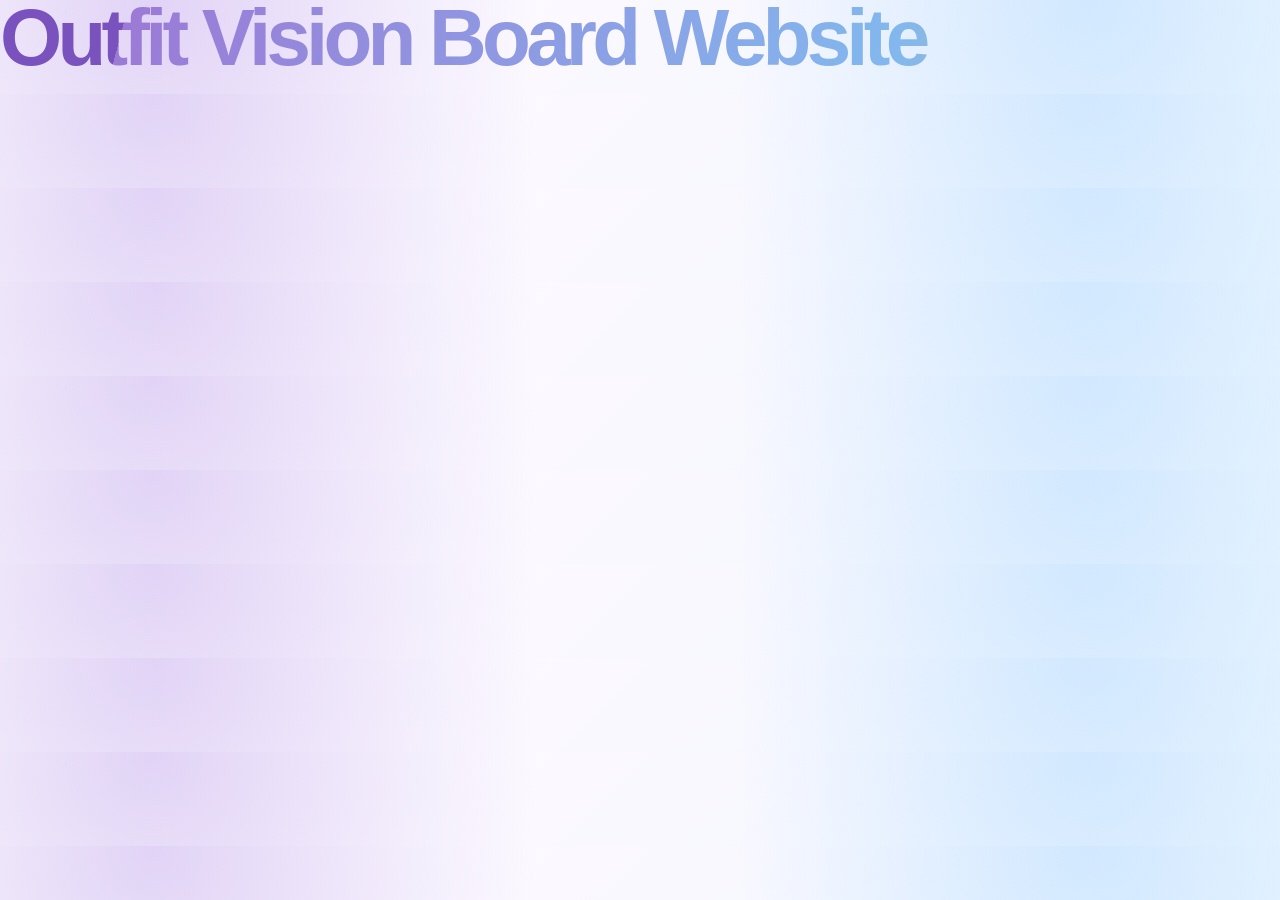
<file: index.html>
<!doctype html>
<html lang="en">
  <head>
    <meta charset="UTF-8" />
    <meta name="viewport" content="width=device-width, initial-scale=1.0" />
    <title>Outfit Vision Board Website</title>
    <link rel="stylesheet" href="./style.css" />
  </head>
  <body>
    <h1>Outfit Vision Board Website</h1>
  </body>
</html>
</file>
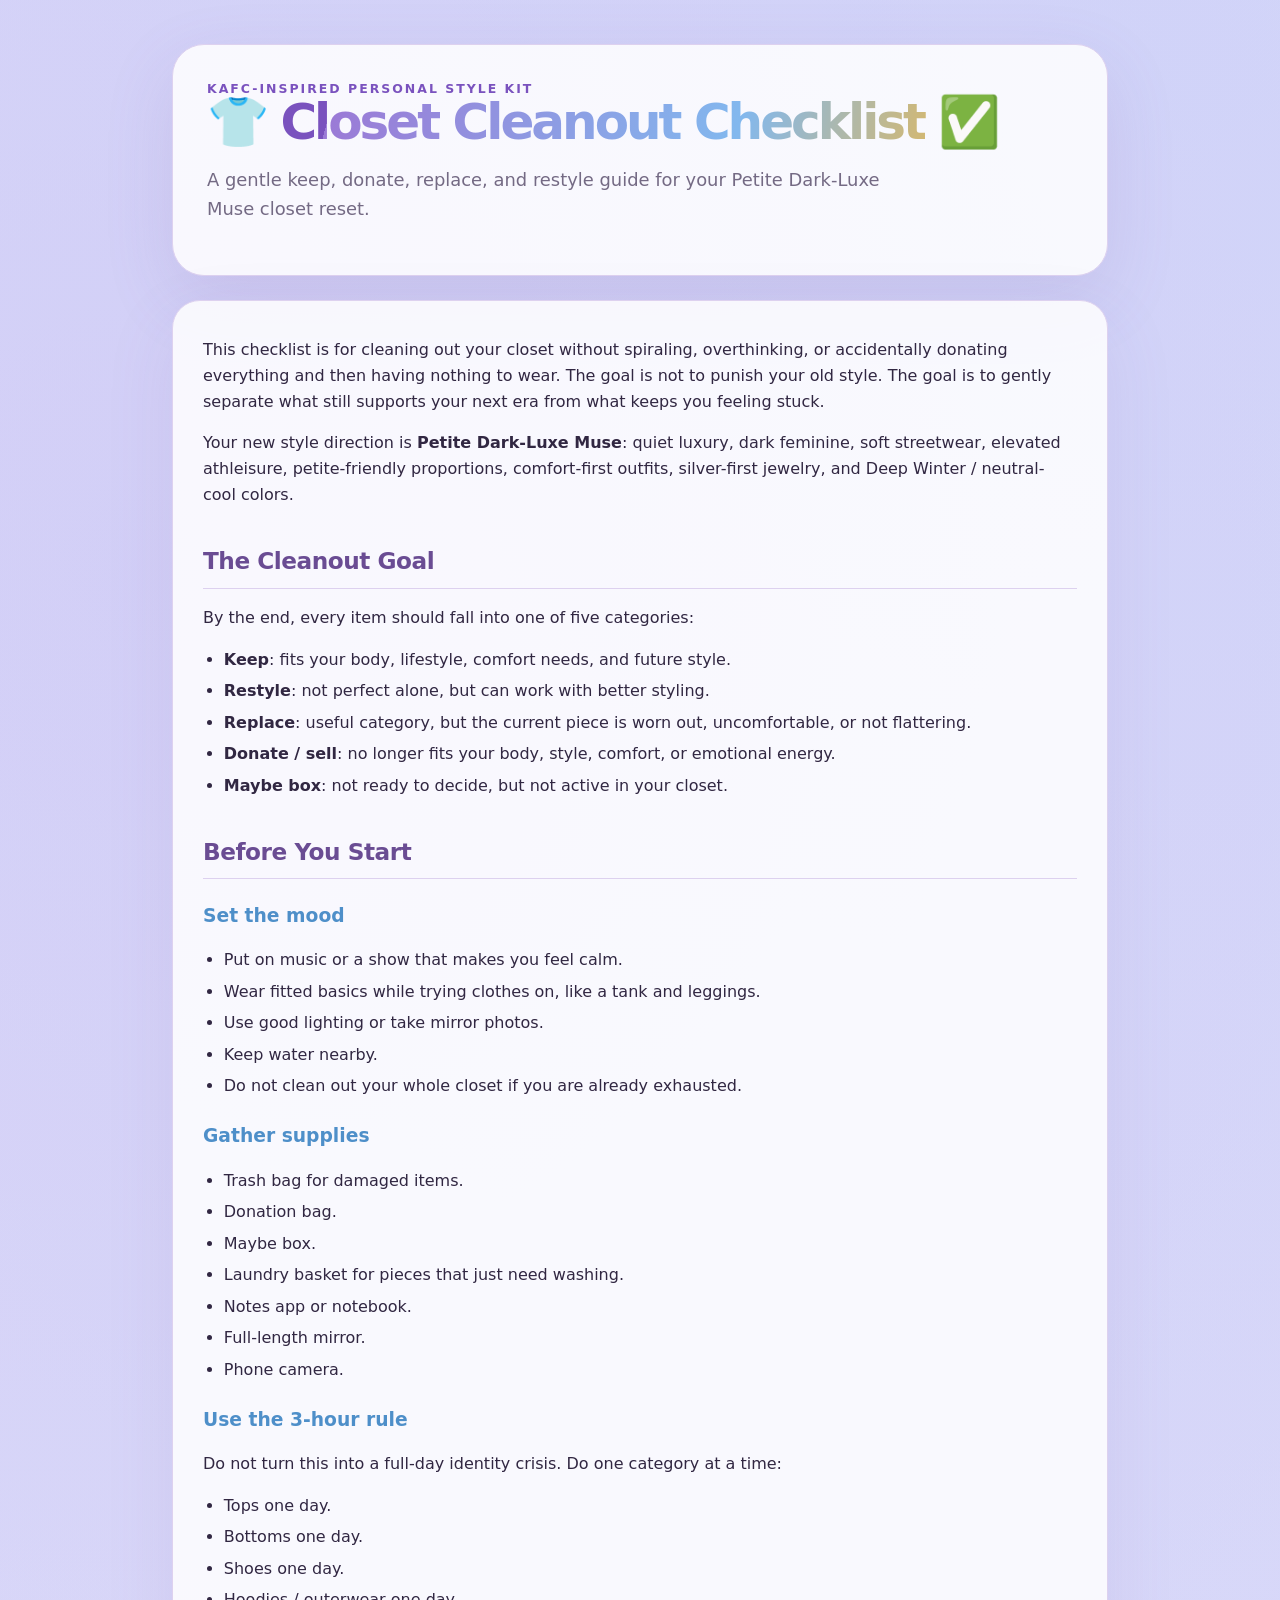
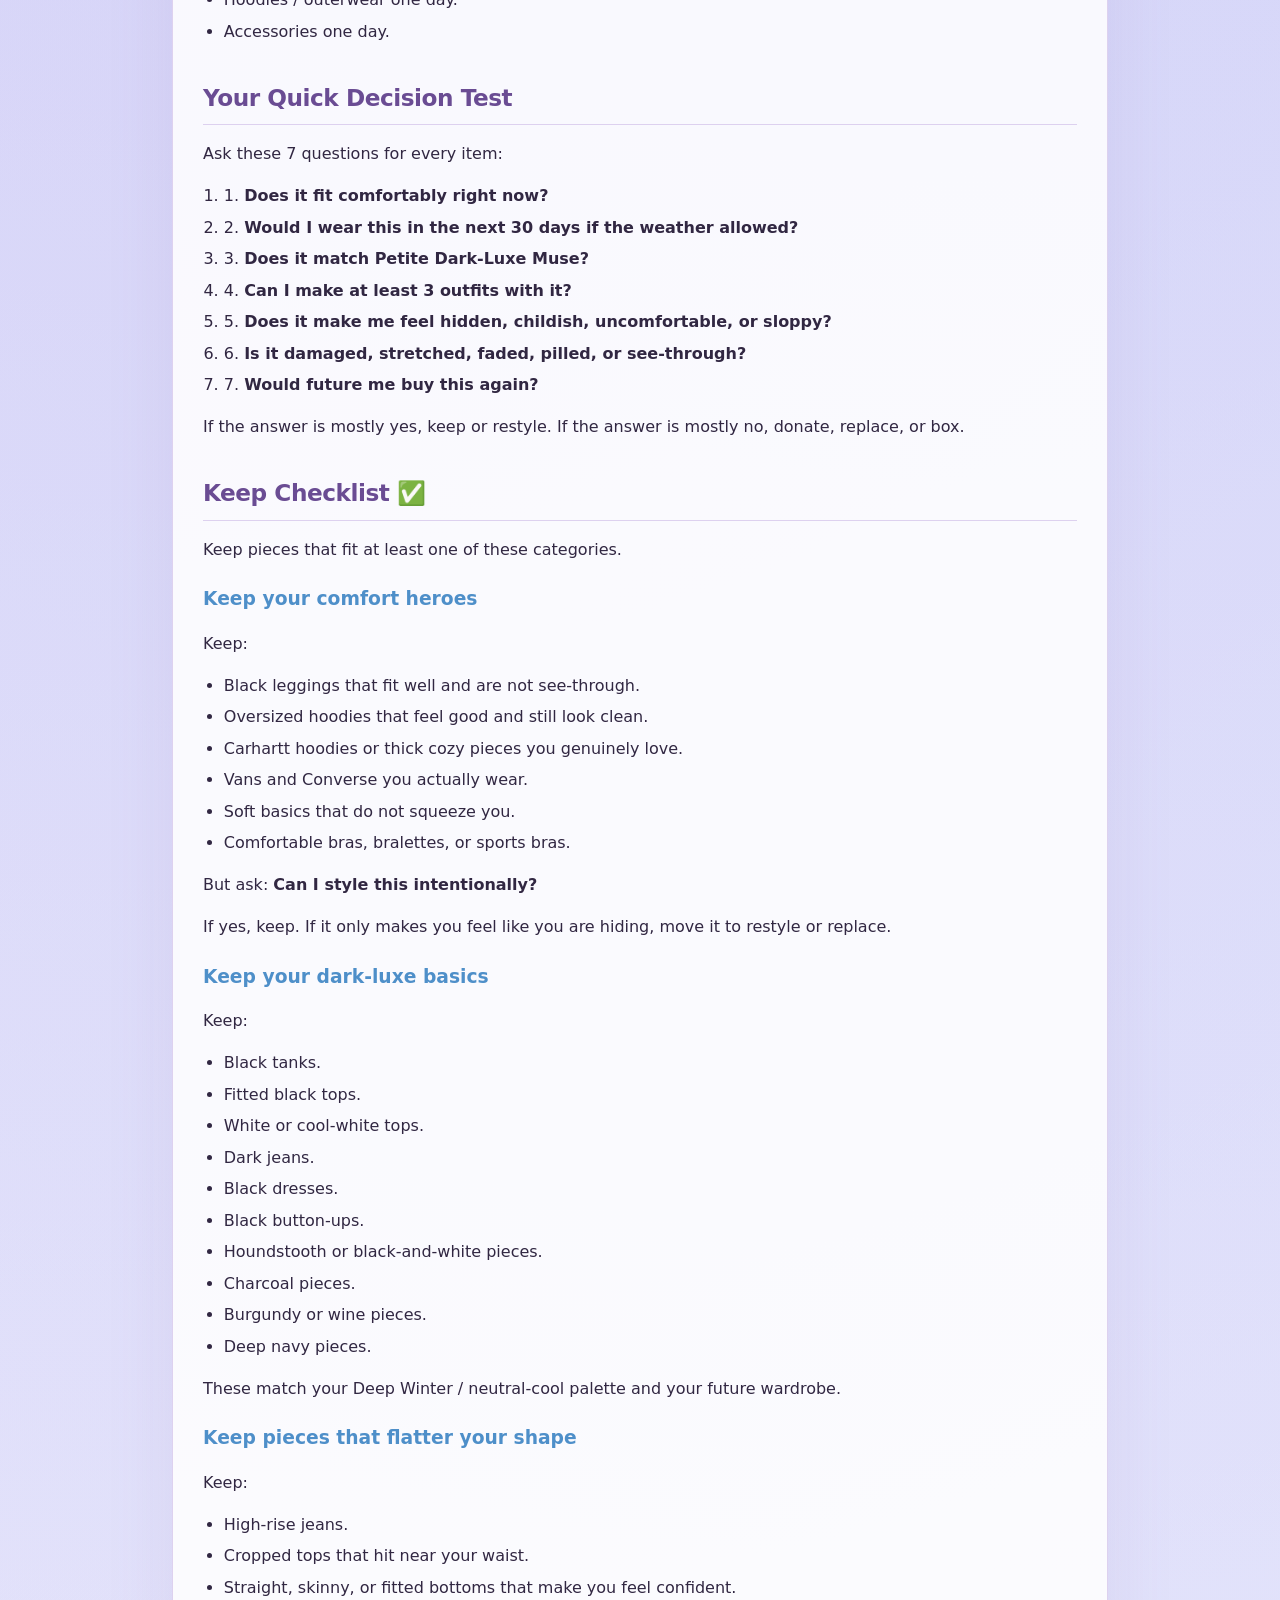
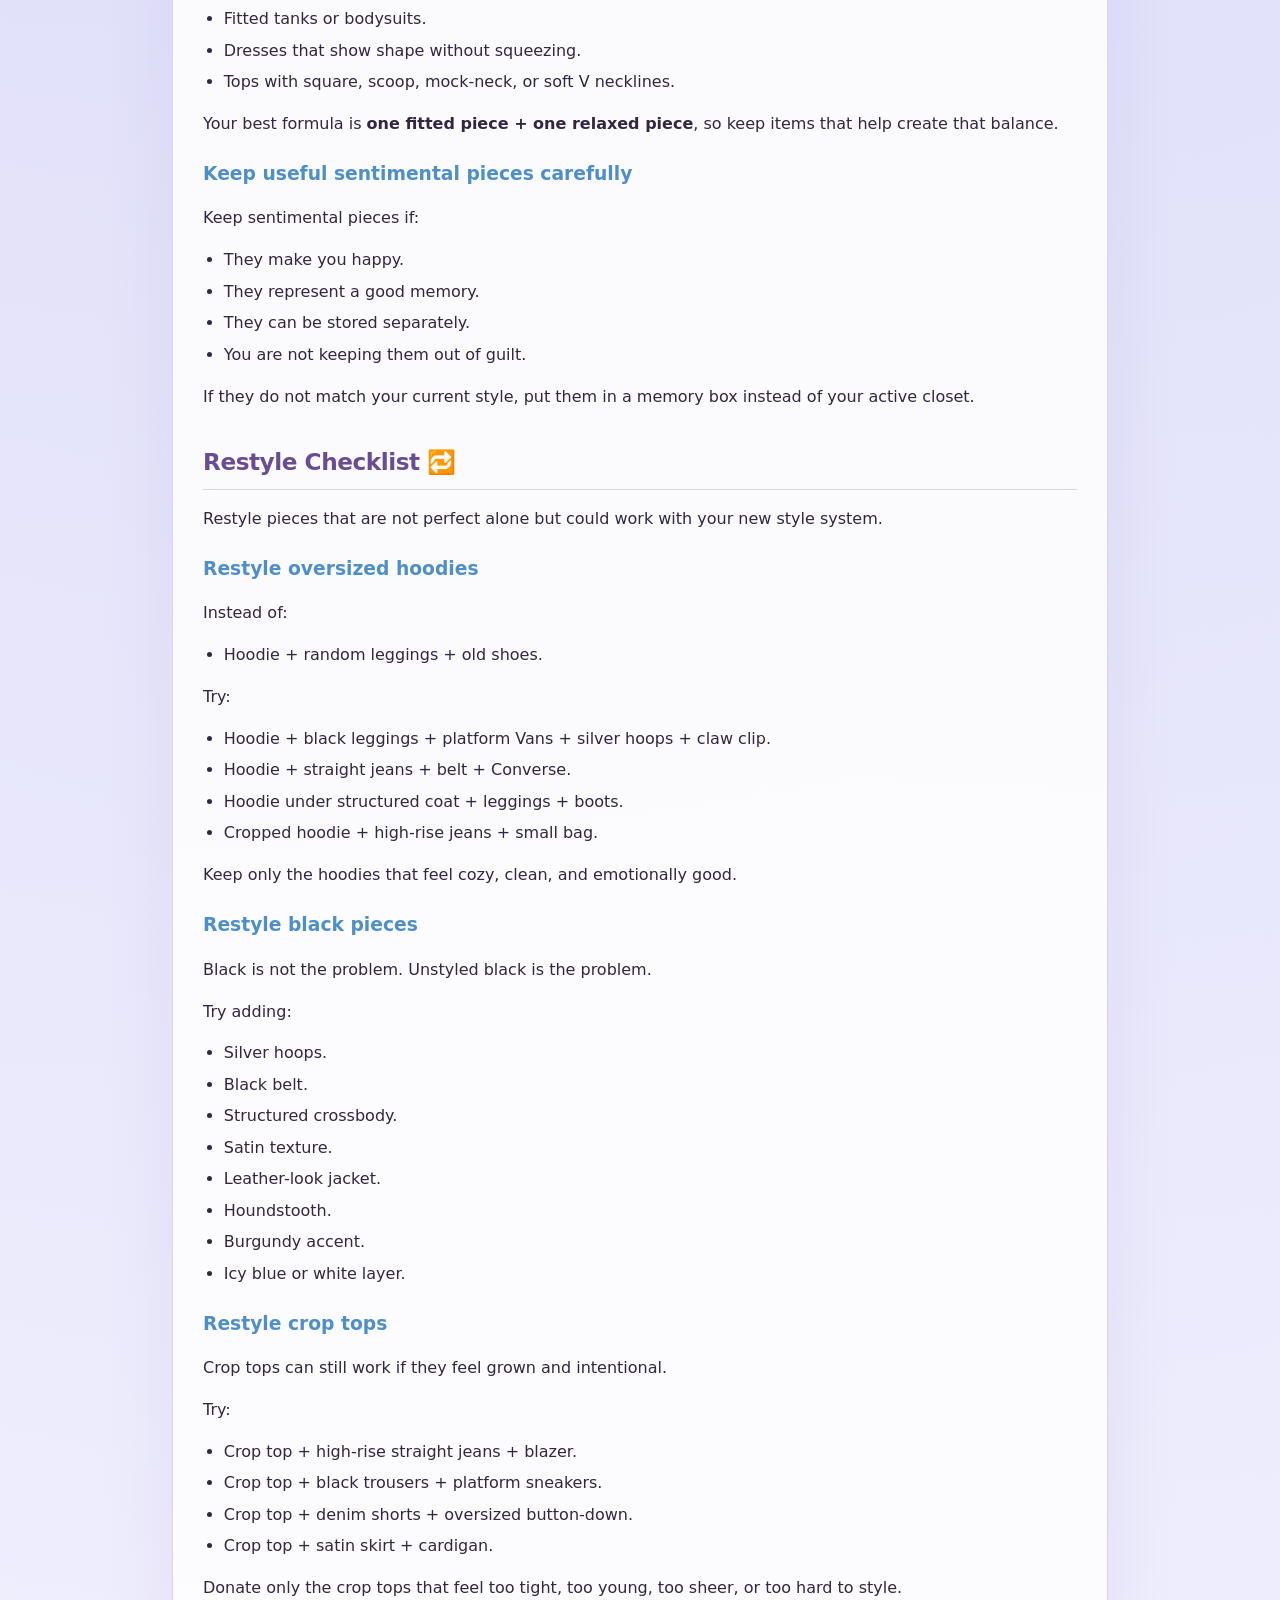
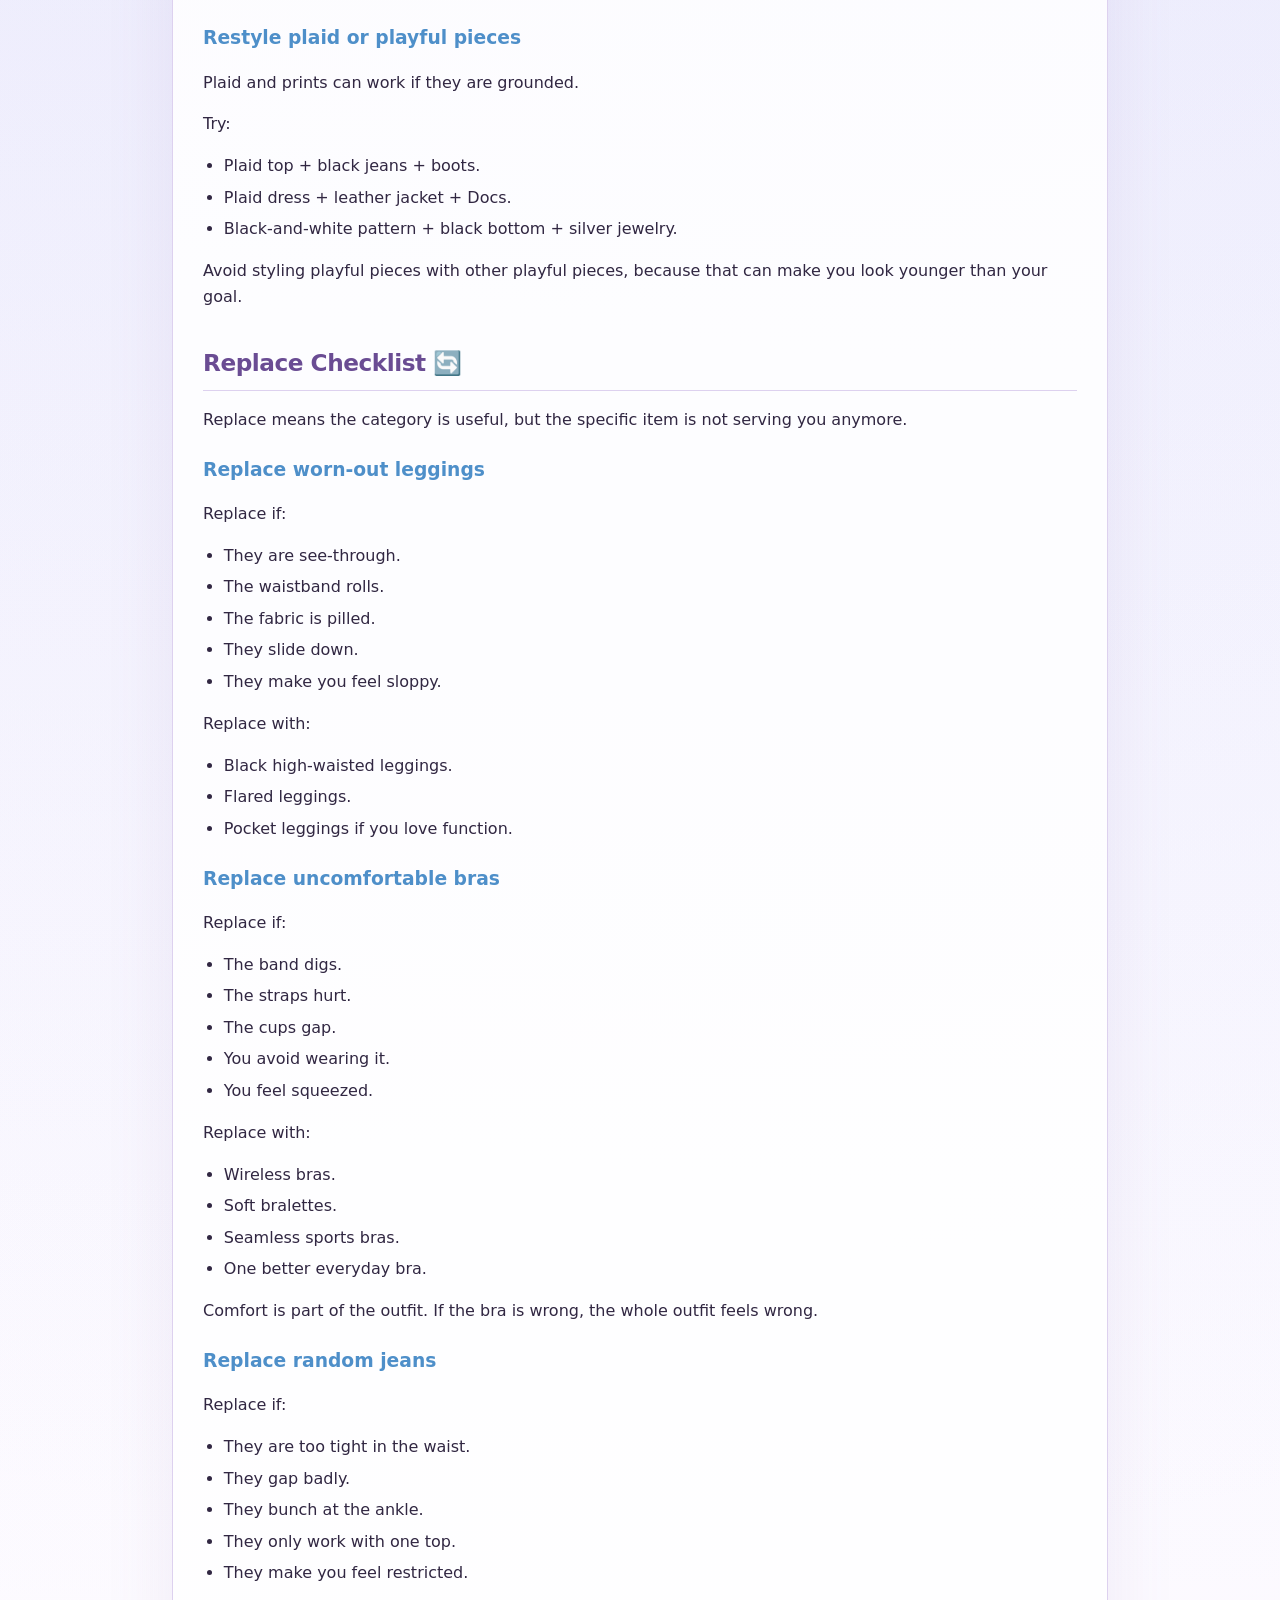
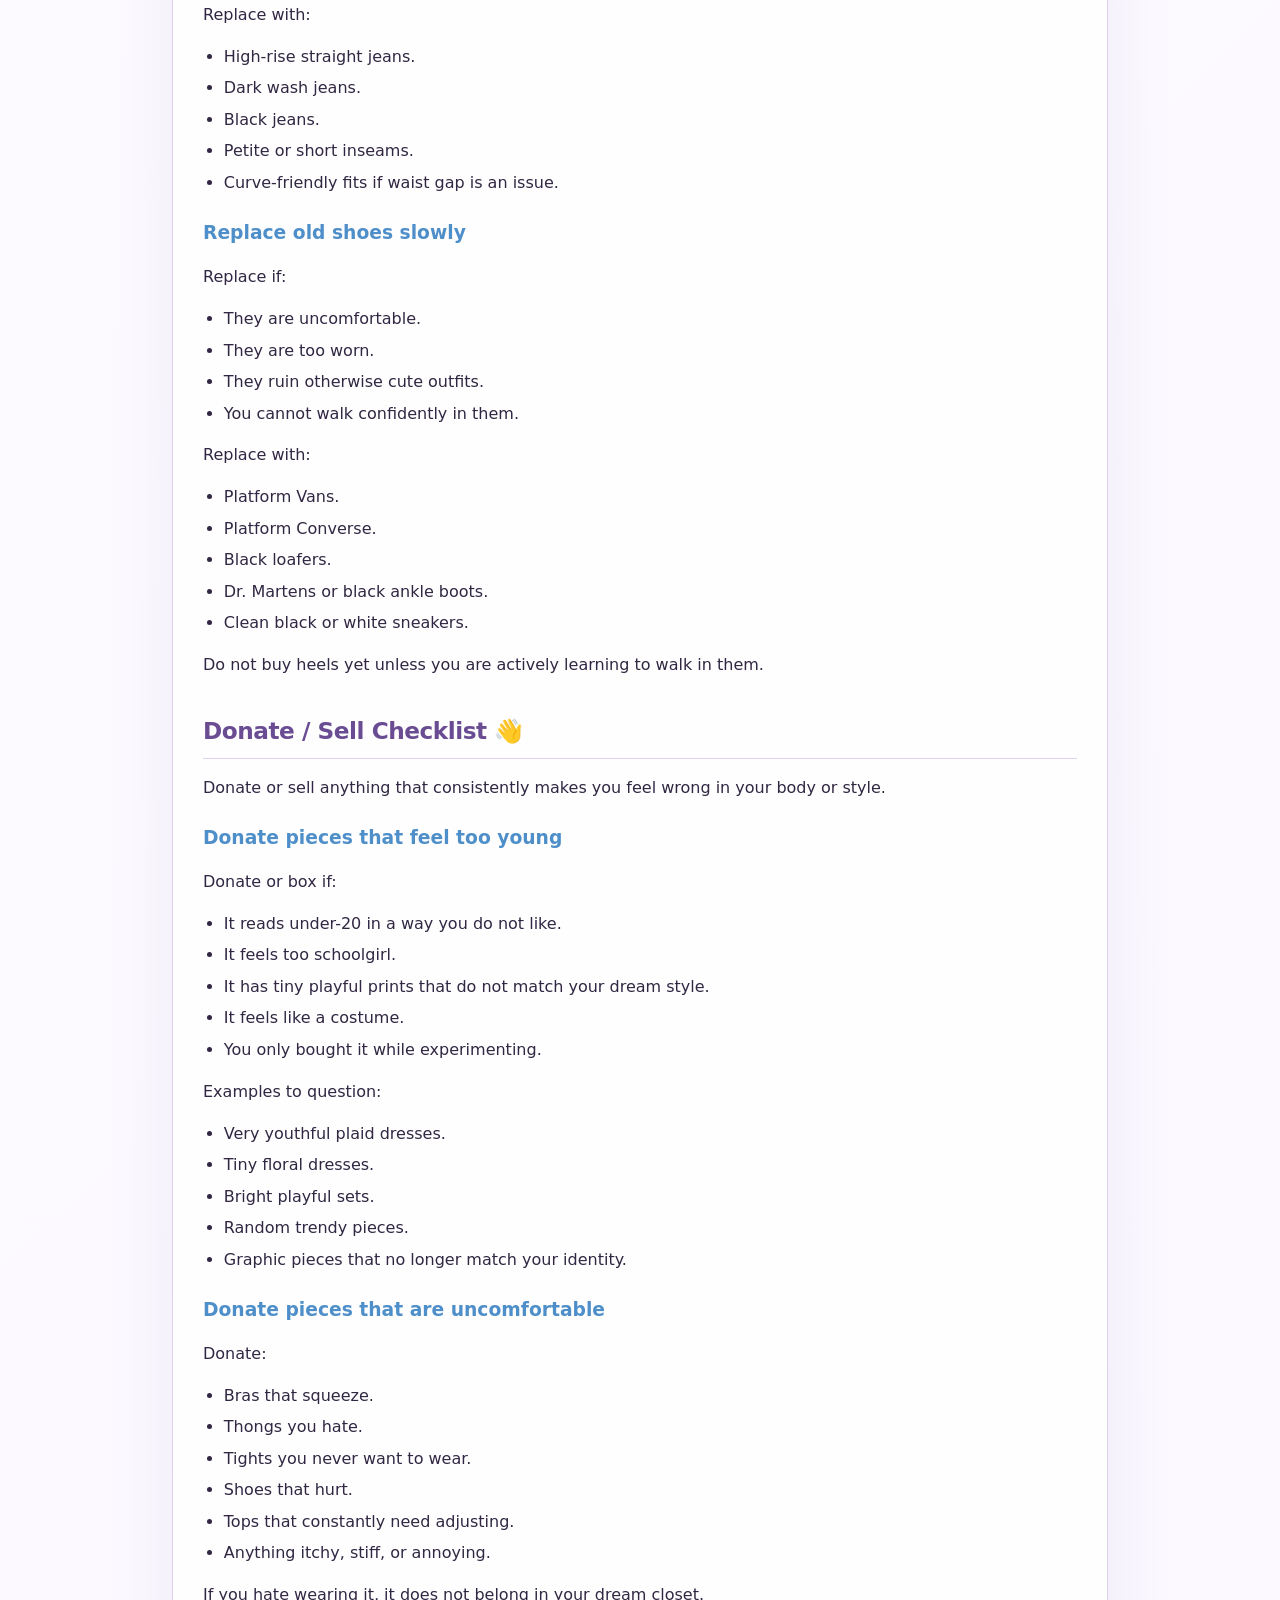
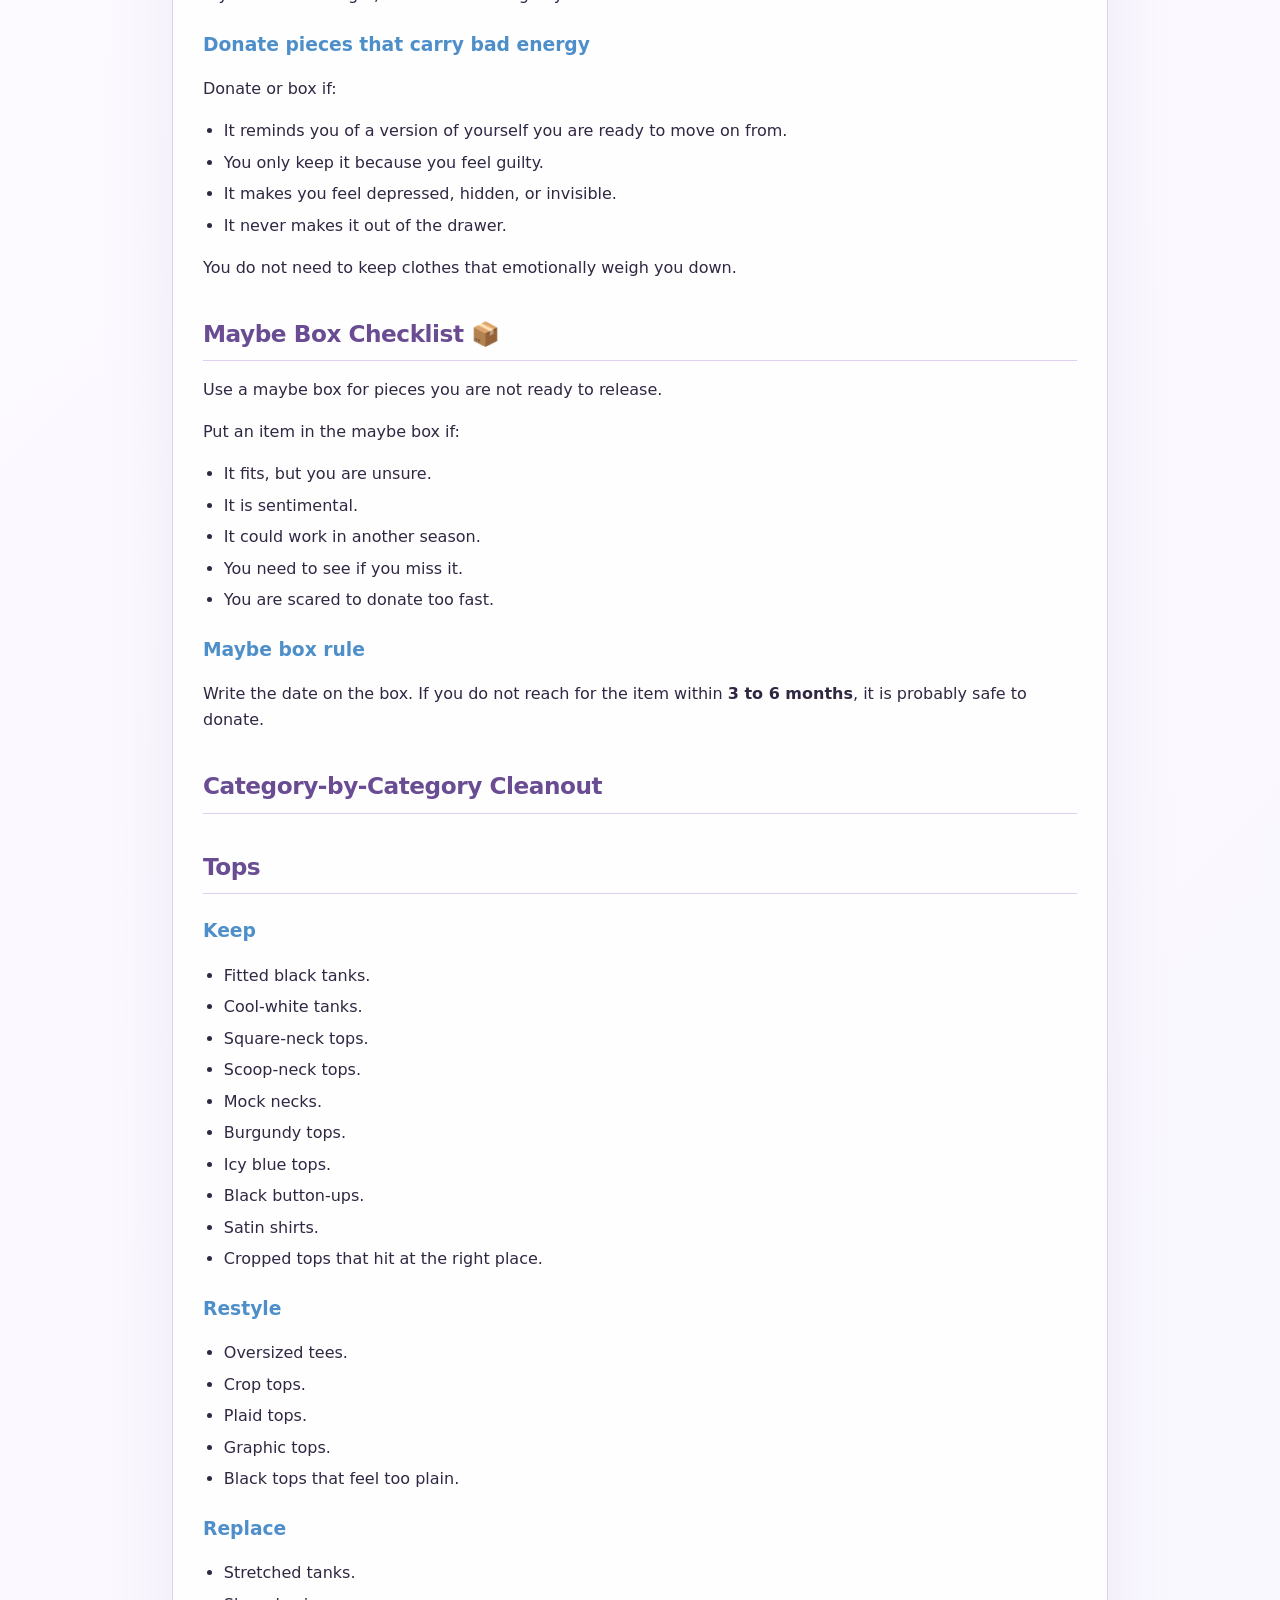
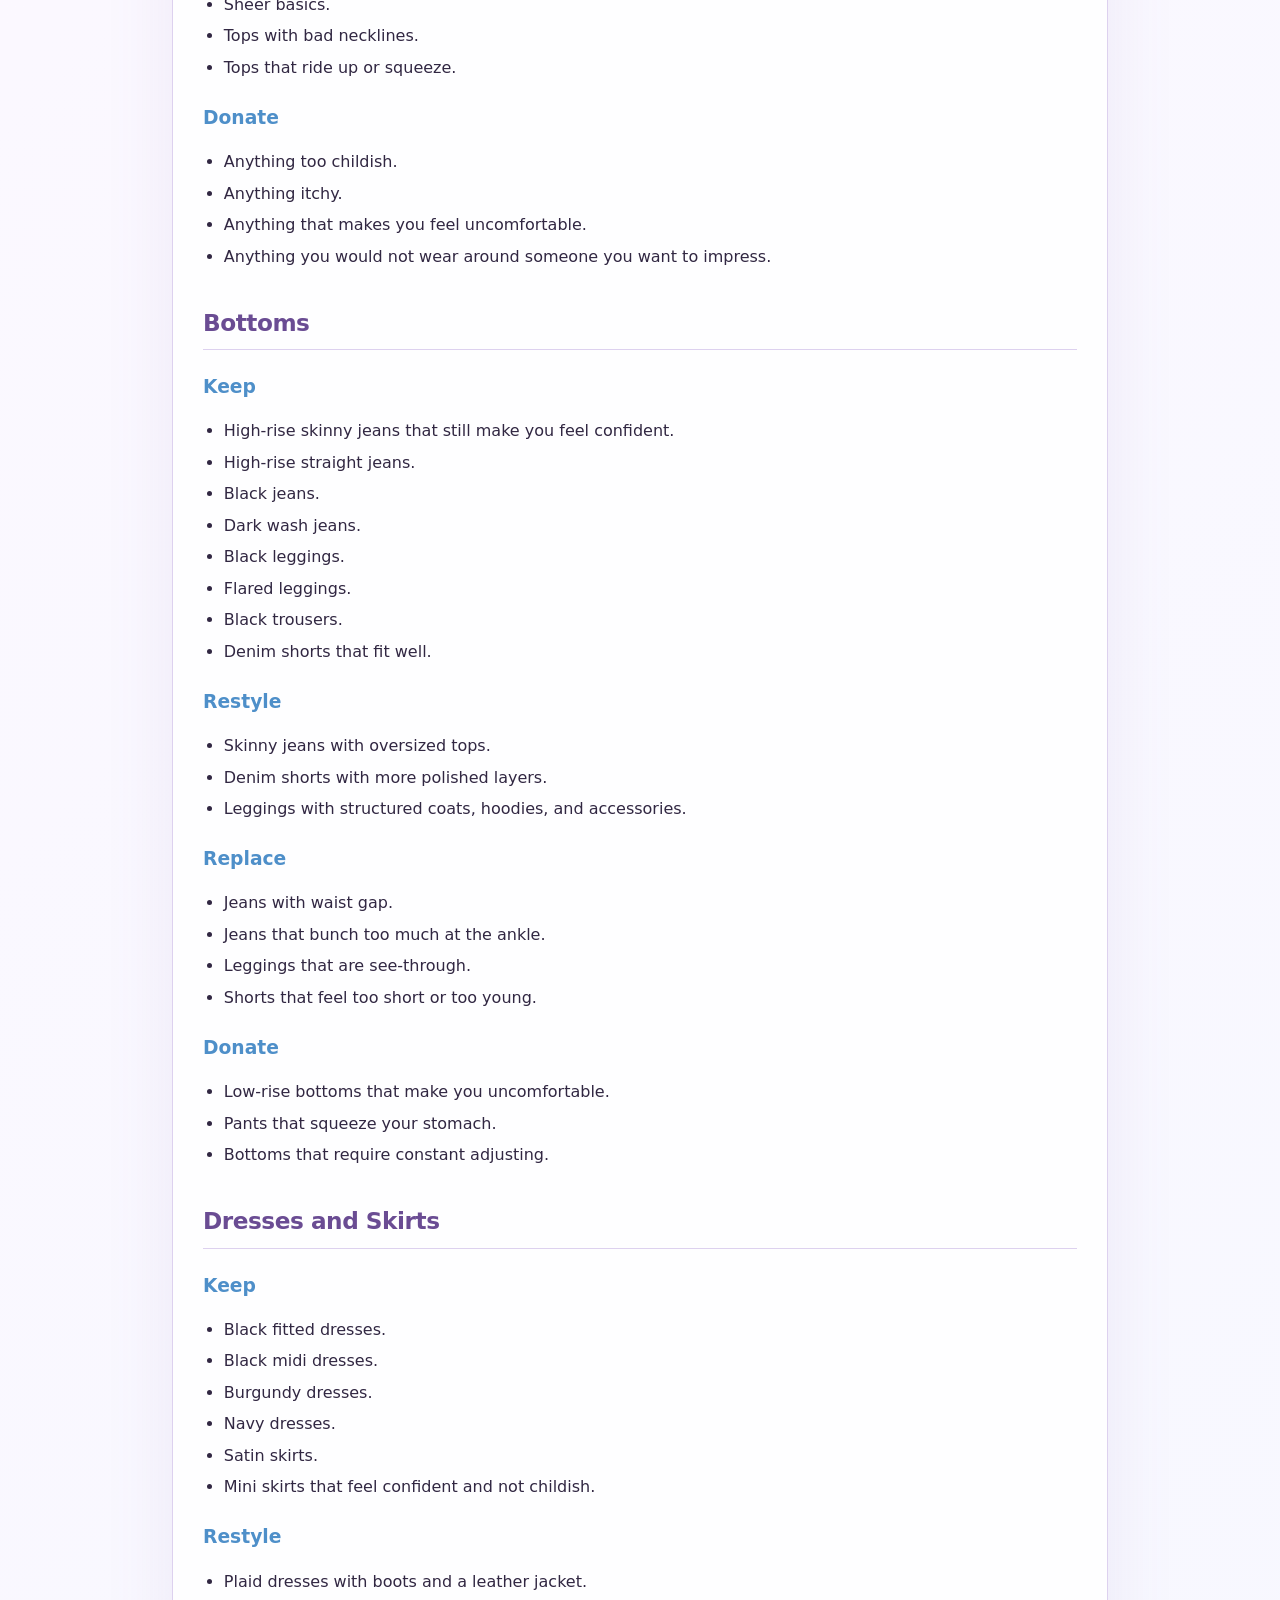
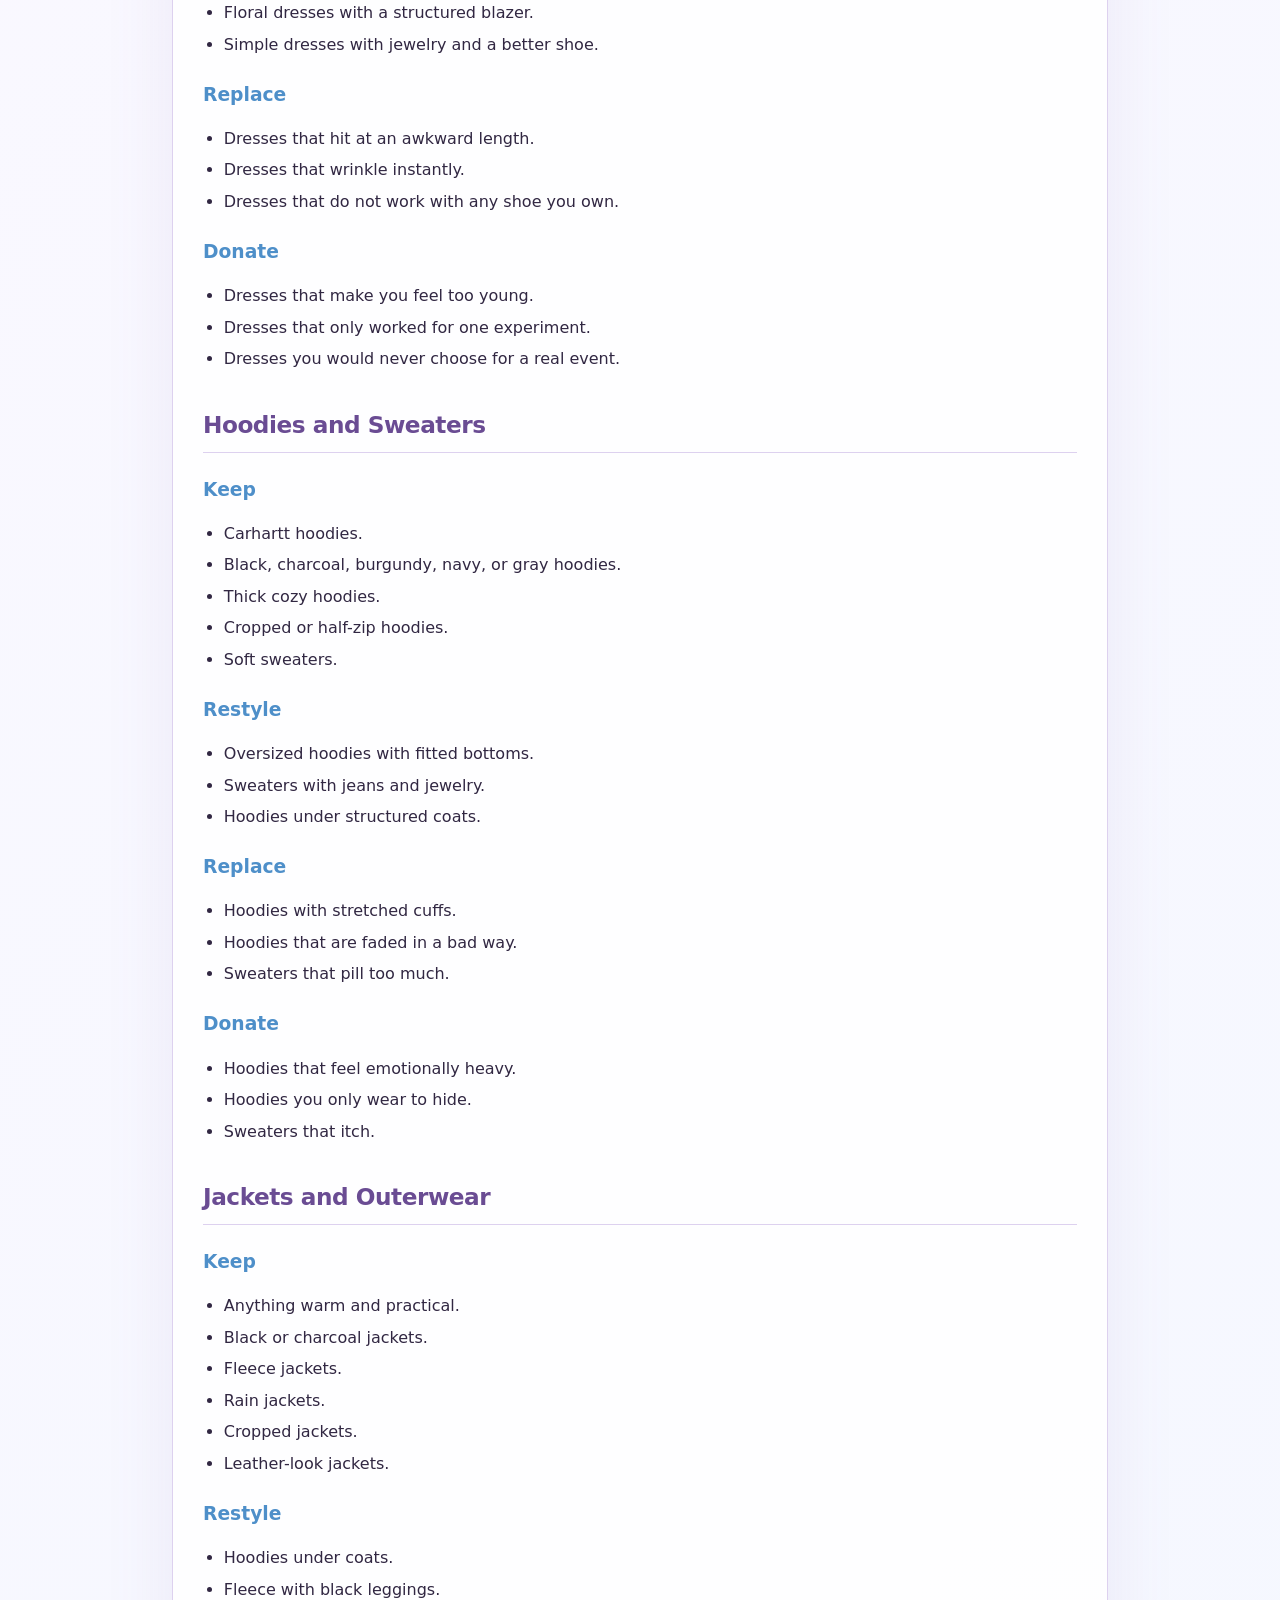
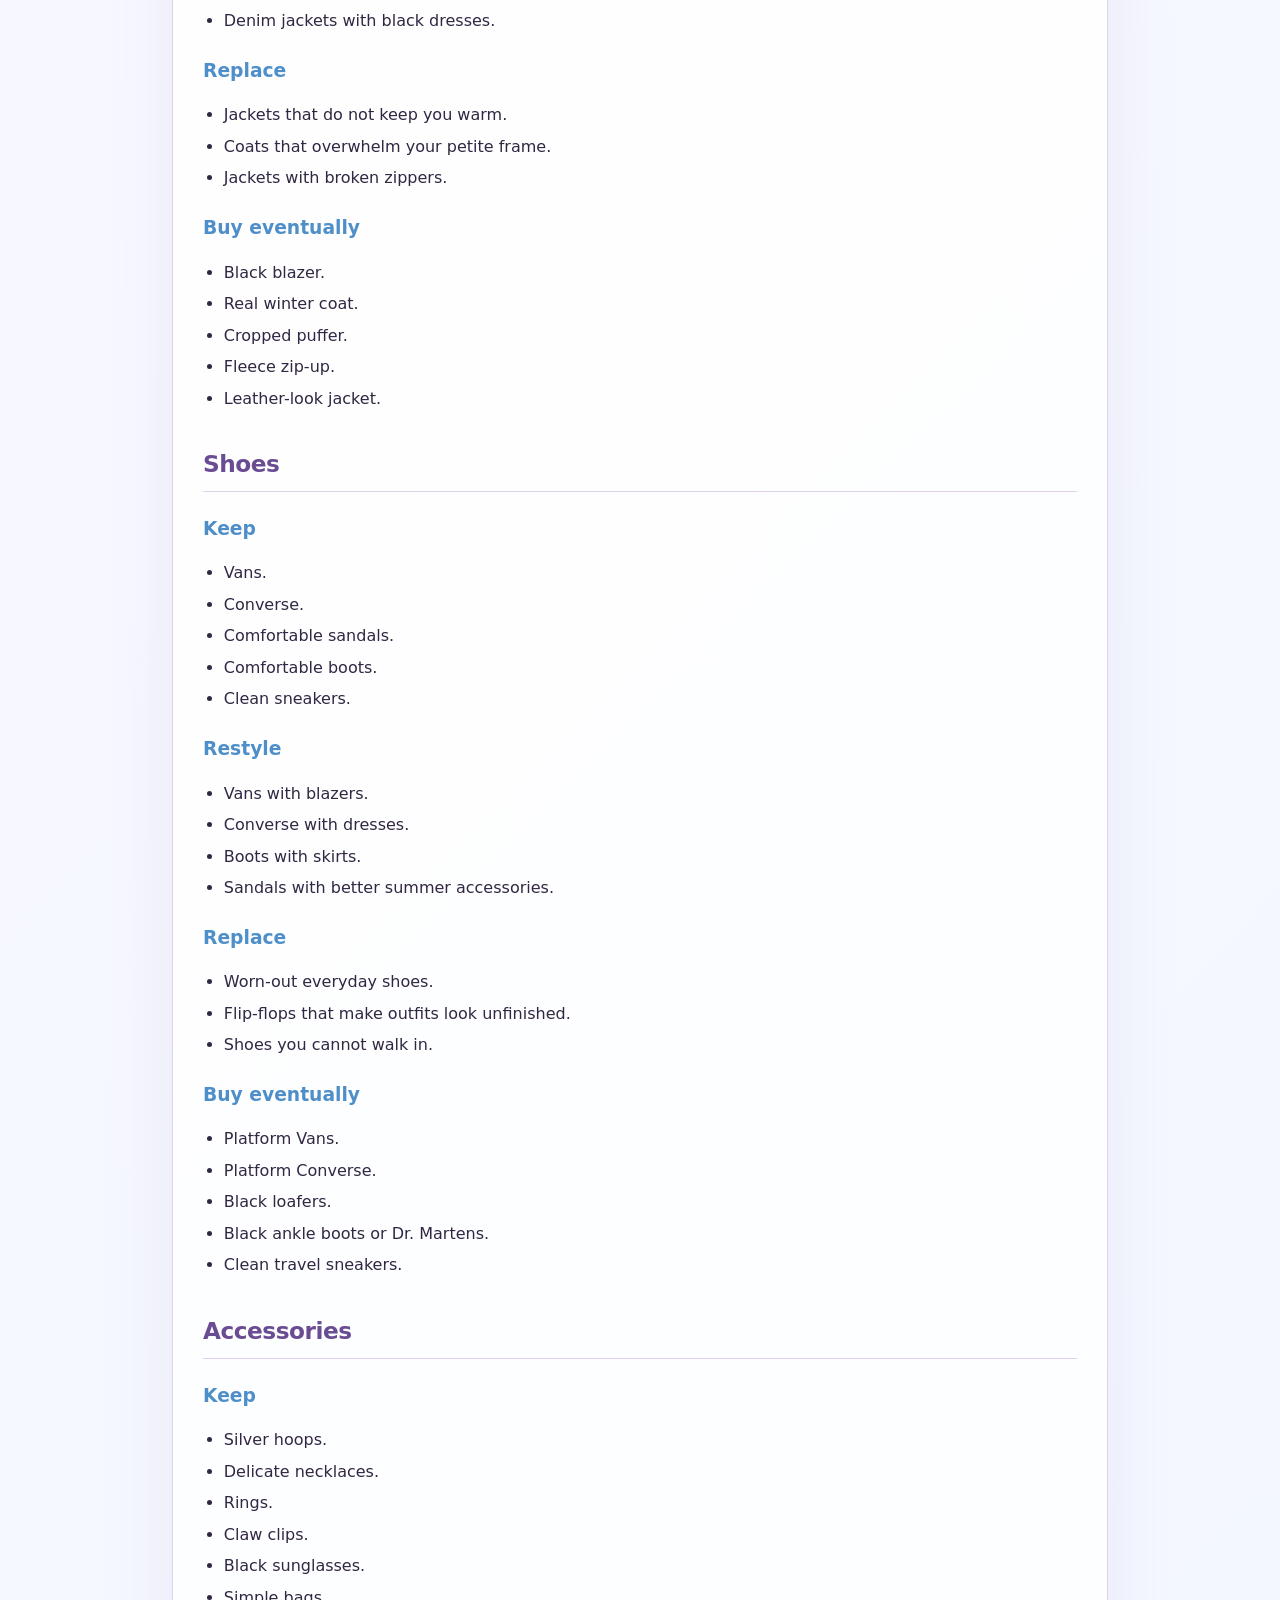
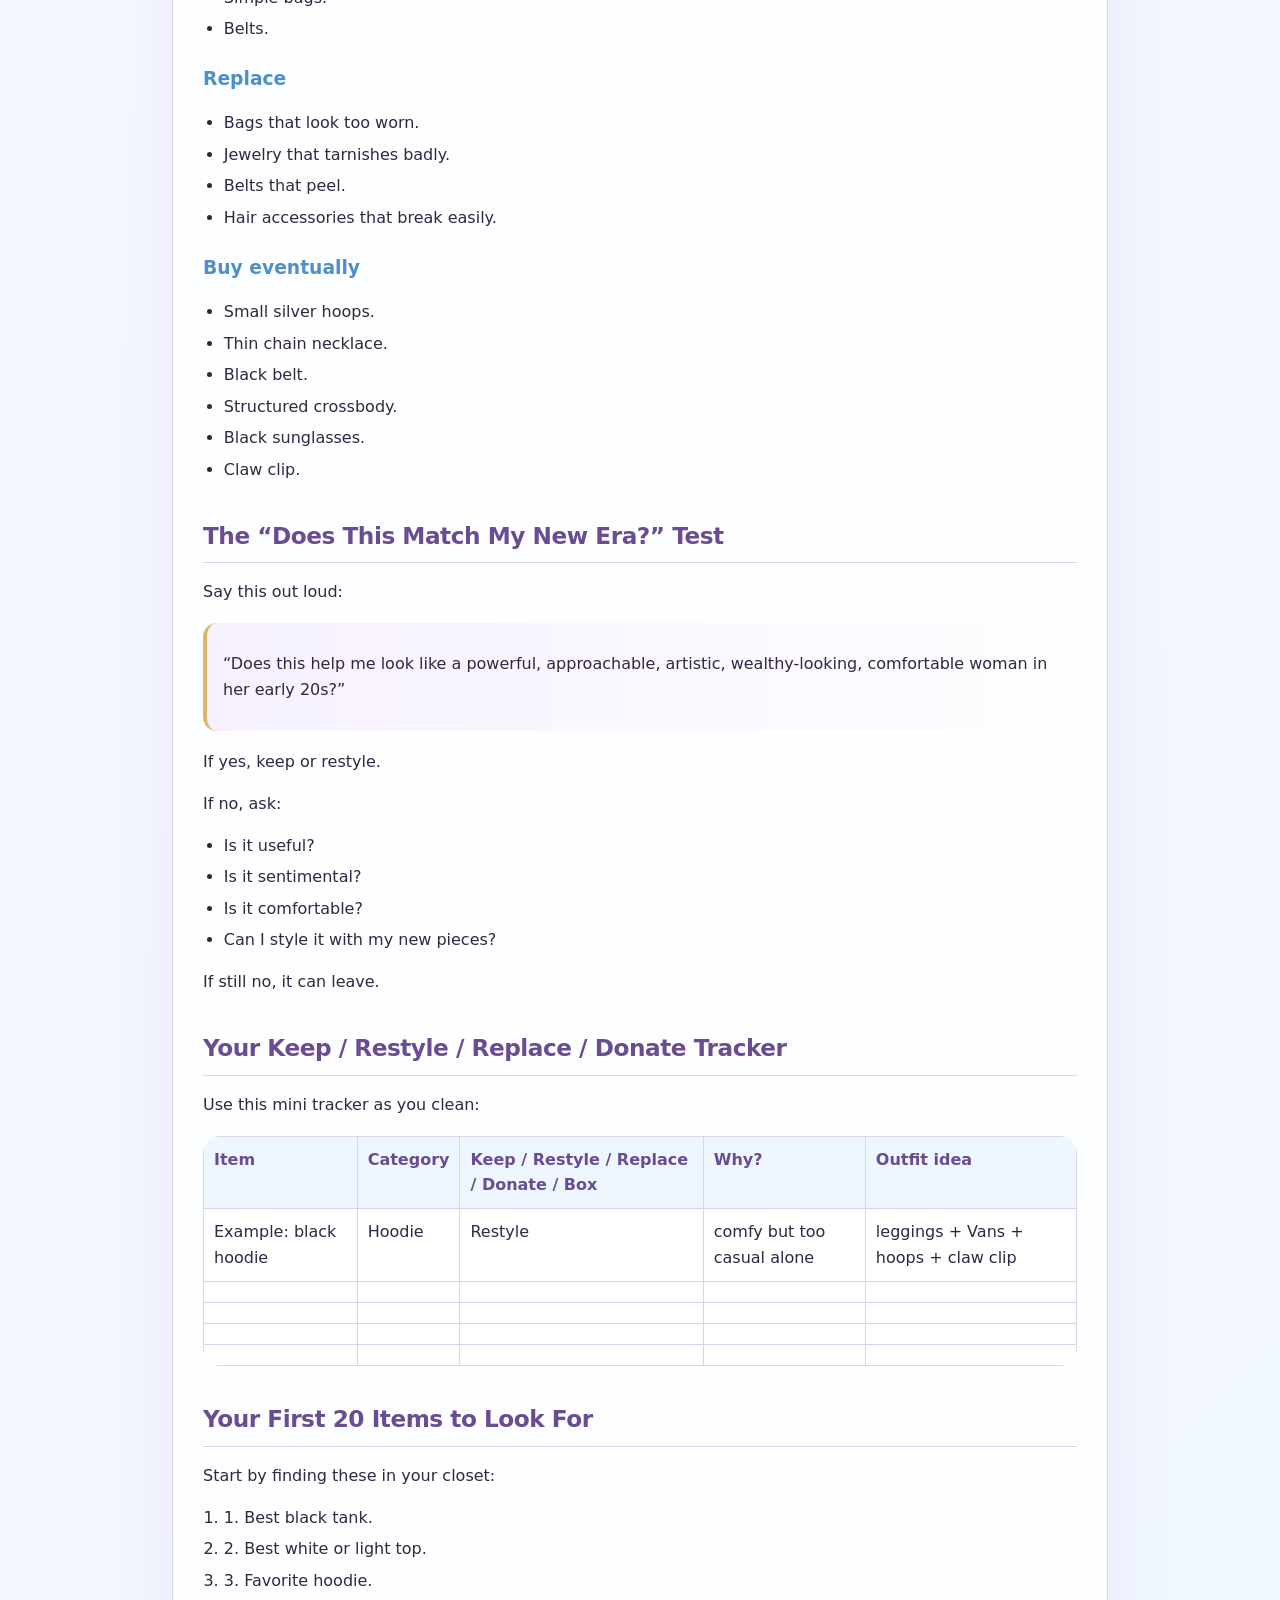
<file: closet.html>
<!doctype html>
<html lang="en">
  <head>
    <meta charset="utf-8" />
    <meta name="viewport" content="width=device-width, initial-scale=1" />
    <title>👕 Closet Cleanout Checklist ✅</title>
    <link rel="stylesheet" href="./closet.css" />
  </head>
  <body>
    <div class="wrap">
      <header class="hero">
        <div class="kicker">KAFC-inspired personal style kit</div>
        <h1>👕<span class="text--transparent"> Closet Cleanout Checklist </span>✅</h1>
        <p class="subtitle">
          A gentle keep, donate, replace, and restyle guide for your Petite
          Dark-Luxe Muse closet reset.
        </p>
      </header>
      <main>
        <h1>Petite Dark-Luxe Muse Closet Cleanout Checklist 🖤✨</h1>
        <p>
          This checklist is for cleaning out your closet without spiraling,
          overthinking, or accidentally donating everything and then having
          nothing to wear. The goal is not to punish your old style. The goal is
          to gently separate what still supports your next era from what keeps
          you feeling stuck.
        </p>
        <p>
          Your new style direction is <strong>Petite Dark-Luxe Muse</strong>:
          quiet luxury, dark feminine, soft streetwear, elevated athleisure,
          petite-friendly proportions, comfort-first outfits, silver-first
          jewelry, and Deep Winter / neutral-cool colors.
        </p>
        <h2>The Cleanout Goal</h2>
        <p>By the end, every item should fall into one of five categories:</p>
        <ul>
          <li>
            <strong>Keep</strong>: fits your body, lifestyle, comfort needs, and
            future style.
          </li>
          <li>
            <strong>Restyle</strong>: not perfect alone, but can work with
            better styling.
          </li>
          <li>
            <strong>Replace</strong>: useful category, but the current piece is
            worn out, uncomfortable, or not flattering.
          </li>
          <li>
            <strong>Donate / sell</strong>: no longer fits your body, style,
            comfort, or emotional energy.
          </li>
          <li>
            <strong>Maybe box</strong>: not ready to decide, but not active in
            your closet.
          </li>
        </ul>
        <h2>Before You Start</h2>
        <h3>Set the mood</h3>
        <ul>
          <li>Put on music or a show that makes you feel calm.</li>
          <li>
            Wear fitted basics while trying clothes on, like a tank and
            leggings.
          </li>
          <li>Use good lighting or take mirror photos.</li>
          <li>Keep water nearby.</li>
          <li>
            Do not clean out your whole closet if you are already exhausted.
          </li>
        </ul>
        <h3>Gather supplies</h3>
        <ul>
          <li>Trash bag for damaged items.</li>
          <li>Donation bag.</li>
          <li>Maybe box.</li>
          <li>Laundry basket for pieces that just need washing.</li>
          <li>Notes app or notebook.</li>
          <li>Full-length mirror.</li>
          <li>Phone camera.</li>
        </ul>
        <h3>Use the 3-hour rule</h3>
        <p>
          Do not turn this into a full-day identity crisis. Do one category at a
          time:
        </p>
        <ul>
          <li>Tops one day.</li>
          <li>Bottoms one day.</li>
          <li>Shoes one day.</li>
          <li>Hoodies / outerwear one day.</li>
          <li>Accessories one day.</li>
        </ul>
        <h2>Your Quick Decision Test</h2>
        <p>Ask these 7 questions for every item:</p>
        <ol>
          <li>1. <strong>Does it fit comfortably right now?</strong></li>
          <li>
            2.
            <strong
              >Would I wear this in the next 30 days if the weather
              allowed?</strong
            >
          </li>
          <li>3. <strong>Does it match Petite Dark-Luxe Muse?</strong></li>
          <li>4. <strong>Can I make at least 3 outfits with it?</strong></li>
          <li>
            5.
            <strong
              >Does it make me feel hidden, childish, uncomfortable, or
              sloppy?</strong
            >
          </li>
          <li>
            6.
            <strong
              >Is it damaged, stretched, faded, pilled, or see-through?</strong
            >
          </li>
          <li>7. <strong>Would future me buy this again?</strong></li>
        </ol>
        <p>
          If the answer is mostly yes, keep or restyle. If the answer is mostly
          no, donate, replace, or box.
        </p>
        <h2>Keep Checklist ✅</h2>
        <p>Keep pieces that fit at least one of these categories.</p>
        <h3>Keep your comfort heroes</h3>
        <p>Keep:</p>
        <ul>
          <li>Black leggings that fit well and are not see-through.</li>
          <li>Oversized hoodies that feel good and still look clean.</li>
          <li>Carhartt hoodies or thick cozy pieces you genuinely love.</li>
          <li>Vans and Converse you actually wear.</li>
          <li>Soft basics that do not squeeze you.</li>
          <li>Comfortable bras, bralettes, or sports bras.</li>
        </ul>
        <p>But ask: <strong>Can I style this intentionally?</strong></p>
        <p>
          If yes, keep. If it only makes you feel like you are hiding, move it
          to restyle or replace.
        </p>
        <h3>Keep your dark-luxe basics</h3>
        <p>Keep:</p>
        <ul>
          <li>Black tanks.</li>
          <li>Fitted black tops.</li>
          <li>White or cool-white tops.</li>
          <li>Dark jeans.</li>
          <li>Black dresses.</li>
          <li>Black button-ups.</li>
          <li>Houndstooth or black-and-white pieces.</li>
          <li>Charcoal pieces.</li>
          <li>Burgundy or wine pieces.</li>
          <li>Deep navy pieces.</li>
        </ul>
        <p>
          These match your Deep Winter / neutral-cool palette and your future
          wardrobe.
        </p>
        <h3>Keep pieces that flatter your shape</h3>
        <p>Keep:</p>
        <ul>
          <li>High-rise jeans.</li>
          <li>Cropped tops that hit near your waist.</li>
          <li>
            Straight, skinny, or fitted bottoms that make you feel confident.
          </li>
          <li>Fitted tanks or bodysuits.</li>
          <li>Dresses that show shape without squeezing.</li>
          <li>Tops with square, scoop, mock-neck, or soft V necklines.</li>
        </ul>
        <p>
          Your best formula is
          <strong>one fitted piece + one relaxed piece</strong>, so keep items
          that help create that balance.
        </p>
        <h3>Keep useful sentimental pieces carefully</h3>
        <p>Keep sentimental pieces if:</p>
        <ul>
          <li>They make you happy.</li>
          <li>They represent a good memory.</li>
          <li>They can be stored separately.</li>
          <li>You are not keeping them out of guilt.</li>
        </ul>
        <p>
          If they do not match your current style, put them in a memory box
          instead of your active closet.
        </p>
        <h2>Restyle Checklist 🔁</h2>
        <p>
          Restyle pieces that are not perfect alone but could work with your new
          style system.
        </p>
        <h3>Restyle oversized hoodies</h3>
        <p>Instead of:</p>
        <ul>
          <li>Hoodie + random leggings + old shoes.</li>
        </ul>
        <p>Try:</p>
        <ul>
          <li>
            Hoodie + black leggings + platform Vans + silver hoops + claw clip.
          </li>
          <li>Hoodie + straight jeans + belt + Converse.</li>
          <li>Hoodie under structured coat + leggings + boots.</li>
          <li>Cropped hoodie + high-rise jeans + small bag.</li>
        </ul>
        <p>
          Keep only the hoodies that feel cozy, clean, and emotionally good.
        </p>
        <h3>Restyle black pieces</h3>
        <p>Black is not the problem. Unstyled black is the problem.</p>
        <p>Try adding:</p>
        <ul>
          <li>Silver hoops.</li>
          <li>Black belt.</li>
          <li>Structured crossbody.</li>
          <li>Satin texture.</li>
          <li>Leather-look jacket.</li>
          <li>Houndstooth.</li>
          <li>Burgundy accent.</li>
          <li>Icy blue or white layer.</li>
        </ul>
        <h3>Restyle crop tops</h3>
        <p>Crop tops can still work if they feel grown and intentional.</p>
        <p>Try:</p>
        <ul>
          <li>Crop top + high-rise straight jeans + blazer.</li>
          <li>Crop top + black trousers + platform sneakers.</li>
          <li>Crop top + denim shorts + oversized button-down.</li>
          <li>Crop top + satin skirt + cardigan.</li>
        </ul>
        <p>
          Donate only the crop tops that feel too tight, too young, too sheer,
          or too hard to style.
        </p>
        <h3>Restyle plaid or playful pieces</h3>
        <p>Plaid and prints can work if they are grounded.</p>
        <p>Try:</p>
        <ul>
          <li>Plaid top + black jeans + boots.</li>
          <li>Plaid dress + leather jacket + Docs.</li>
          <li>Black-and-white pattern + black bottom + silver jewelry.</li>
        </ul>
        <p>
          Avoid styling playful pieces with other playful pieces, because that
          can make you look younger than your goal.
        </p>
        <h2>Replace Checklist 🔄</h2>
        <p>
          Replace means the category is useful, but the specific item is not
          serving you anymore.
        </p>
        <h3>Replace worn-out leggings</h3>
        <p>Replace if:</p>
        <ul>
          <li>They are see-through.</li>
          <li>The waistband rolls.</li>
          <li>The fabric is pilled.</li>
          <li>They slide down.</li>
          <li>They make you feel sloppy.</li>
        </ul>
        <p>Replace with:</p>
        <ul>
          <li>Black high-waisted leggings.</li>
          <li>Flared leggings.</li>
          <li>Pocket leggings if you love function.</li>
        </ul>
        <h3>Replace uncomfortable bras</h3>
        <p>Replace if:</p>
        <ul>
          <li>The band digs.</li>
          <li>The straps hurt.</li>
          <li>The cups gap.</li>
          <li>You avoid wearing it.</li>
          <li>You feel squeezed.</li>
        </ul>
        <p>Replace with:</p>
        <ul>
          <li>Wireless bras.</li>
          <li>Soft bralettes.</li>
          <li>Seamless sports bras.</li>
          <li>One better everyday bra.</li>
        </ul>
        <p>
          Comfort is part of the outfit. If the bra is wrong, the whole outfit
          feels wrong.
        </p>
        <h3>Replace random jeans</h3>
        <p>Replace if:</p>
        <ul>
          <li>They are too tight in the waist.</li>
          <li>They gap badly.</li>
          <li>They bunch at the ankle.</li>
          <li>They only work with one top.</li>
          <li>They make you feel restricted.</li>
        </ul>
        <p>Replace with:</p>
        <ul>
          <li>High-rise straight jeans.</li>
          <li>Dark wash jeans.</li>
          <li>Black jeans.</li>
          <li>Petite or short inseams.</li>
          <li>Curve-friendly fits if waist gap is an issue.</li>
        </ul>
        <h3>Replace old shoes slowly</h3>
        <p>Replace if:</p>
        <ul>
          <li>They are uncomfortable.</li>
          <li>They are too worn.</li>
          <li>They ruin otherwise cute outfits.</li>
          <li>You cannot walk confidently in them.</li>
        </ul>
        <p>Replace with:</p>
        <ul>
          <li>Platform Vans.</li>
          <li>Platform Converse.</li>
          <li>Black loafers.</li>
          <li>Dr. Martens or black ankle boots.</li>
          <li>Clean black or white sneakers.</li>
        </ul>
        <p>
          Do not buy heels yet unless you are actively learning to walk in them.
        </p>
        <h2>Donate / Sell Checklist 👋</h2>
        <p>
          Donate or sell anything that consistently makes you feel wrong in your
          body or style.
        </p>
        <h3>Donate pieces that feel too young</h3>
        <p>Donate or box if:</p>
        <ul>
          <li>It reads under-20 in a way you do not like.</li>
          <li>It feels too schoolgirl.</li>
          <li>
            It has tiny playful prints that do not match your dream style.
          </li>
          <li>It feels like a costume.</li>
          <li>You only bought it while experimenting.</li>
        </ul>
        <p>Examples to question:</p>
        <ul>
          <li>Very youthful plaid dresses.</li>
          <li>Tiny floral dresses.</li>
          <li>Bright playful sets.</li>
          <li>Random trendy pieces.</li>
          <li>Graphic pieces that no longer match your identity.</li>
        </ul>
        <h3>Donate pieces that are uncomfortable</h3>
        <p>Donate:</p>
        <ul>
          <li>Bras that squeeze.</li>
          <li>Thongs you hate.</li>
          <li>Tights you never want to wear.</li>
          <li>Shoes that hurt.</li>
          <li>Tops that constantly need adjusting.</li>
          <li>Anything itchy, stiff, or annoying.</li>
        </ul>
        <p>If you hate wearing it, it does not belong in your dream closet.</p>
        <h3>Donate pieces that carry bad energy</h3>
        <p>Donate or box if:</p>
        <ul>
          <li>
            It reminds you of a version of yourself you are ready to move on
            from.
          </li>
          <li>You only keep it because you feel guilty.</li>
          <li>It makes you feel depressed, hidden, or invisible.</li>
          <li>It never makes it out of the drawer.</li>
        </ul>
        <p>You do not need to keep clothes that emotionally weigh you down.</p>
        <h2>Maybe Box Checklist 📦</h2>
        <p>Use a maybe box for pieces you are not ready to release.</p>
        <p>Put an item in the maybe box if:</p>
        <ul>
          <li>It fits, but you are unsure.</li>
          <li>It is sentimental.</li>
          <li>It could work in another season.</li>
          <li>You need to see if you miss it.</li>
          <li>You are scared to donate too fast.</li>
        </ul>
        <h3>Maybe box rule</h3>
        <p>
          Write the date on the box. If you do not reach for the item within
          <strong>3 to 6 months</strong>, it is probably safe to donate.
        </p>
        <h2>Category-by-Category Cleanout</h2>
        <h2>Tops</h2>
        <h3>Keep</h3>
        <ul>
          <li>Fitted black tanks.</li>
          <li>Cool-white tanks.</li>
          <li>Square-neck tops.</li>
          <li>Scoop-neck tops.</li>
          <li>Mock necks.</li>
          <li>Burgundy tops.</li>
          <li>Icy blue tops.</li>
          <li>Black button-ups.</li>
          <li>Satin shirts.</li>
          <li>Cropped tops that hit at the right place.</li>
        </ul>
        <h3>Restyle</h3>
        <ul>
          <li>Oversized tees.</li>
          <li>Crop tops.</li>
          <li>Plaid tops.</li>
          <li>Graphic tops.</li>
          <li>Black tops that feel too plain.</li>
        </ul>
        <h3>Replace</h3>
        <ul>
          <li>Stretched tanks.</li>
          <li>Sheer basics.</li>
          <li>Tops with bad necklines.</li>
          <li>Tops that ride up or squeeze.</li>
        </ul>
        <h3>Donate</h3>
        <ul>
          <li>Anything too childish.</li>
          <li>Anything itchy.</li>
          <li>Anything that makes you feel uncomfortable.</li>
          <li>
            Anything you would not wear around someone you want to impress.
          </li>
        </ul>
        <h2>Bottoms</h2>
        <h3>Keep</h3>
        <ul>
          <li>High-rise skinny jeans that still make you feel confident.</li>
          <li>High-rise straight jeans.</li>
          <li>Black jeans.</li>
          <li>Dark wash jeans.</li>
          <li>Black leggings.</li>
          <li>Flared leggings.</li>
          <li>Black trousers.</li>
          <li>Denim shorts that fit well.</li>
        </ul>
        <h3>Restyle</h3>
        <ul>
          <li>Skinny jeans with oversized tops.</li>
          <li>Denim shorts with more polished layers.</li>
          <li>Leggings with structured coats, hoodies, and accessories.</li>
        </ul>
        <h3>Replace</h3>
        <ul>
          <li>Jeans with waist gap.</li>
          <li>Jeans that bunch too much at the ankle.</li>
          <li>Leggings that are see-through.</li>
          <li>Shorts that feel too short or too young.</li>
        </ul>
        <h3>Donate</h3>
        <ul>
          <li>Low-rise bottoms that make you uncomfortable.</li>
          <li>Pants that squeeze your stomach.</li>
          <li>Bottoms that require constant adjusting.</li>
        </ul>
        <h2>Dresses and Skirts</h2>
        <h3>Keep</h3>
        <ul>
          <li>Black fitted dresses.</li>
          <li>Black midi dresses.</li>
          <li>Burgundy dresses.</li>
          <li>Navy dresses.</li>
          <li>Satin skirts.</li>
          <li>Mini skirts that feel confident and not childish.</li>
        </ul>
        <h3>Restyle</h3>
        <ul>
          <li>Plaid dresses with boots and a leather jacket.</li>
          <li>Floral dresses with a structured blazer.</li>
          <li>Simple dresses with jewelry and a better shoe.</li>
        </ul>
        <h3>Replace</h3>
        <ul>
          <li>Dresses that hit at an awkward length.</li>
          <li>Dresses that wrinkle instantly.</li>
          <li>Dresses that do not work with any shoe you own.</li>
        </ul>
        <h3>Donate</h3>
        <ul>
          <li>Dresses that make you feel too young.</li>
          <li>Dresses that only worked for one experiment.</li>
          <li>Dresses you would never choose for a real event.</li>
        </ul>
        <h2>Hoodies and Sweaters</h2>
        <h3>Keep</h3>
        <ul>
          <li>Carhartt hoodies.</li>
          <li>Black, charcoal, burgundy, navy, or gray hoodies.</li>
          <li>Thick cozy hoodies.</li>
          <li>Cropped or half-zip hoodies.</li>
          <li>Soft sweaters.</li>
        </ul>
        <h3>Restyle</h3>
        <ul>
          <li>Oversized hoodies with fitted bottoms.</li>
          <li>Sweaters with jeans and jewelry.</li>
          <li>Hoodies under structured coats.</li>
        </ul>
        <h3>Replace</h3>
        <ul>
          <li>Hoodies with stretched cuffs.</li>
          <li>Hoodies that are faded in a bad way.</li>
          <li>Sweaters that pill too much.</li>
        </ul>
        <h3>Donate</h3>
        <ul>
          <li>Hoodies that feel emotionally heavy.</li>
          <li>Hoodies you only wear to hide.</li>
          <li>Sweaters that itch.</li>
        </ul>
        <h2>Jackets and Outerwear</h2>
        <h3>Keep</h3>
        <ul>
          <li>Anything warm and practical.</li>
          <li>Black or charcoal jackets.</li>
          <li>Fleece jackets.</li>
          <li>Rain jackets.</li>
          <li>Cropped jackets.</li>
          <li>Leather-look jackets.</li>
        </ul>
        <h3>Restyle</h3>
        <ul>
          <li>Hoodies under coats.</li>
          <li>Fleece with black leggings.</li>
          <li>Denim jackets with black dresses.</li>
        </ul>
        <h3>Replace</h3>
        <ul>
          <li>Jackets that do not keep you warm.</li>
          <li>Coats that overwhelm your petite frame.</li>
          <li>Jackets with broken zippers.</li>
        </ul>
        <h3>Buy eventually</h3>
        <ul>
          <li>Black blazer.</li>
          <li>Real winter coat.</li>
          <li>Cropped puffer.</li>
          <li>Fleece zip-up.</li>
          <li>Leather-look jacket.</li>
        </ul>
        <h2>Shoes</h2>
        <h3>Keep</h3>
        <ul>
          <li>Vans.</li>
          <li>Converse.</li>
          <li>Comfortable sandals.</li>
          <li>Comfortable boots.</li>
          <li>Clean sneakers.</li>
        </ul>
        <h3>Restyle</h3>
        <ul>
          <li>Vans with blazers.</li>
          <li>Converse with dresses.</li>
          <li>Boots with skirts.</li>
          <li>Sandals with better summer accessories.</li>
        </ul>
        <h3>Replace</h3>
        <ul>
          <li>Worn-out everyday shoes.</li>
          <li>Flip-flops that make outfits look unfinished.</li>
          <li>Shoes you cannot walk in.</li>
        </ul>
        <h3>Buy eventually</h3>
        <ul>
          <li>Platform Vans.</li>
          <li>Platform Converse.</li>
          <li>Black loafers.</li>
          <li>Black ankle boots or Dr. Martens.</li>
          <li>Clean travel sneakers.</li>
        </ul>
        <h2>Accessories</h2>
        <h3>Keep</h3>
        <ul>
          <li>Silver hoops.</li>
          <li>Delicate necklaces.</li>
          <li>Rings.</li>
          <li>Claw clips.</li>
          <li>Black sunglasses.</li>
          <li>Simple bags.</li>
          <li>Belts.</li>
        </ul>
        <h3>Replace</h3>
        <ul>
          <li>Bags that look too worn.</li>
          <li>Jewelry that tarnishes badly.</li>
          <li>Belts that peel.</li>
          <li>Hair accessories that break easily.</li>
        </ul>
        <h3>Buy eventually</h3>
        <ul>
          <li>Small silver hoops.</li>
          <li>Thin chain necklace.</li>
          <li>Black belt.</li>
          <li>Structured crossbody.</li>
          <li>Black sunglasses.</li>
          <li>Claw clip.</li>
        </ul>
        <h2>The “Does This Match My New Era?” Test</h2>
        <p>Say this out loud:</p>
        <blockquote>
          <p>
            “Does this help me look like a powerful, approachable, artistic,
            wealthy-looking, comfortable woman in her early 20s?”
          </p>
        </blockquote>
        <p>If yes, keep or restyle.</p>
        <p>If no, ask:</p>
        <ul>
          <li>Is it useful?</li>
          <li>Is it sentimental?</li>
          <li>Is it comfortable?</li>
          <li>Can I style it with my new pieces?</li>
        </ul>
        <p>If still no, it can leave.</p>
        <h2>Your Keep / Restyle / Replace / Donate Tracker</h2>
        <p>Use this mini tracker as you clean:</p>
        <table>
          <thead>
            <tr>
              <th>Item</th>
              <th>Category</th>
              <th>Keep / Restyle / Replace / Donate / Box</th>
              <th>Why?</th>
              <th>Outfit idea</th>
            </tr>
          </thead>
          <tbody>
            <tr>
              <td>Example: black hoodie</td>
              <td>Hoodie</td>
              <td>Restyle</td>
              <td>comfy but too casual alone</td>
              <td>leggings + Vans + hoops + claw clip</td>
            </tr>
            <tr>
              <td></td>
              <td></td>
              <td></td>
              <td></td>
              <td></td>
            </tr>
            <tr>
              <td></td>
              <td></td>
              <td></td>
              <td></td>
              <td></td>
            </tr>
            <tr>
              <td></td>
              <td></td>
              <td></td>
              <td></td>
              <td></td>
            </tr>
            <tr>
              <td></td>
              <td></td>
              <td></td>
              <td></td>
              <td></td>
            </tr>
          </tbody>
        </table>
        <h2>Your First 20 Items to Look For</h2>
        <p>Start by finding these in your closet:</p>
        <ol>
          <li>1. Best black tank.</li>
          <li>2. Best white or light top.</li>
          <li>3. Favorite hoodie.</li>
          <li>4. Best leggings.</li>
          <li>5. Best skinny jeans.</li>
          <li>6. Any straight jeans.</li>
          <li>7. Best denim shorts.</li>
          <li>8. Best black dress.</li>
          <li>9. Any burgundy piece.</li>
          <li>10. Any navy piece.</li>
          <li>11. Any houndstooth or black-and-white pattern.</li>
          <li>12. Best Vans.</li>
          <li>13. Best Converse.</li>
          <li>14. Best sandals.</li>
          <li>15. Any boots.</li>
          <li>16. Any blazer or structured jacket.</li>
          <li>17. Any satin-looking piece.</li>
          <li>18. Any cardigan.</li>
          <li>19. Any belt.</li>
          <li>20. Any jewelry you actually wear.</li>
        </ol>
        <p>These become your starter wardrobe before buying anything new.</p>
        <h2>Red Flag Phrases</h2>
        <p>If you hear yourself say these, pause:</p>
        <ul>
          <li>“Maybe one day.”</li>
          <li>“It was expensive.”</li>
          <li>“I should like this.”</li>
          <li>“It might fit later.”</li>
          <li>“I only hate it because I don’t know how to style it.”</li>
          <li>
            “I wore this during a bad time, but I guess it is still useful.”
          </li>
        </ul>
        <p>Sometimes those items go in the maybe box. Sometimes they go.</p>
        <h2>Green Flag Phrases</h2>
        <p>These are signs to keep something:</p>
        <ul>
          <li>“I feel like myself in this.”</li>
          <li>“This is comfortable and cute.”</li>
          <li>“I can wear this with at least three things.”</li>
          <li>“This helps me look more intentional.”</li>
          <li>“I would buy this again.”</li>
          <li>“This fits the woman I’m becoming.”</li>
        </ul>
        <h2>Your Cleanout Order</h2>
        <p>Use this order so it does not get chaotic:</p>
        <ol>
          <li>
            1. <strong>Laundry first</strong>: do not judge dirty clothes.
          </li>
          <li>2. <strong>Shoes</strong>: fastest category.</li>
          <li>3. <strong>Accessories</strong>: easy wins.</li>
          <li>4. <strong>Tops</strong>: most important for outfit variety.</li>
          <li>5. <strong>Bottoms</strong>: try on carefully.</li>
          <li>6. <strong>Dresses and skirts</strong>: decide by occasion.</li>
          <li>
            7. <strong>Hoodies and sweaters</strong>: keep comfort, remove
            hiding pieces.
          </li>
          <li>
            8. <strong>Outerwear</strong>: identify what you need for Michigan.
          </li>
          <li>9. <strong>Underwear and bras</strong>: comfort reset.</li>
          <li>10. <strong>Maybe box</strong>: close it and revisit later.</li>
        </ol>
        <h2>Final Closet Setup</h2>
        <p>Organize your closet by outfit usefulness, not just category.</p>
        <h3>Front of closet</h3>
        <ul>
          <li>Black tanks.</li>
          <li>White / icy basics.</li>
          <li>Favorite jeans.</li>
          <li>Leggings.</li>
          <li>Hoodie.</li>
          <li>Blazer or structured layer.</li>
          <li>Go-to shoes.</li>
        </ul>
        <h3>Middle of closet</h3>
        <ul>
          <li>Seasonal pieces.</li>
          <li>Dresses.</li>
          <li>Skirts.</li>
          <li>Satin shirts.</li>
          <li>Sweaters.</li>
        </ul>
        <h3>Back of closet</h3>
        <ul>
          <li>Special occasion.</li>
          <li>Sentimental.</li>
          <li>Experimental pieces.</li>
          <li>Maybe items.</li>
        </ul>
        <h2>The Emotional Rule 🥰</h2>
        <p>
          Your clothes should not make you feel judged by your past self. They
          should support your next self.
        </p>
        <p>
          Keep what helps you feel comfortable, powerful, feminine, creative,
          warm, and ready. Release what makes you feel hidden, uncomfortable,
          too young, or disconnected from the woman you are becoming.
        </p>
      </main>
    </div>
  </body>
</html>
</file>
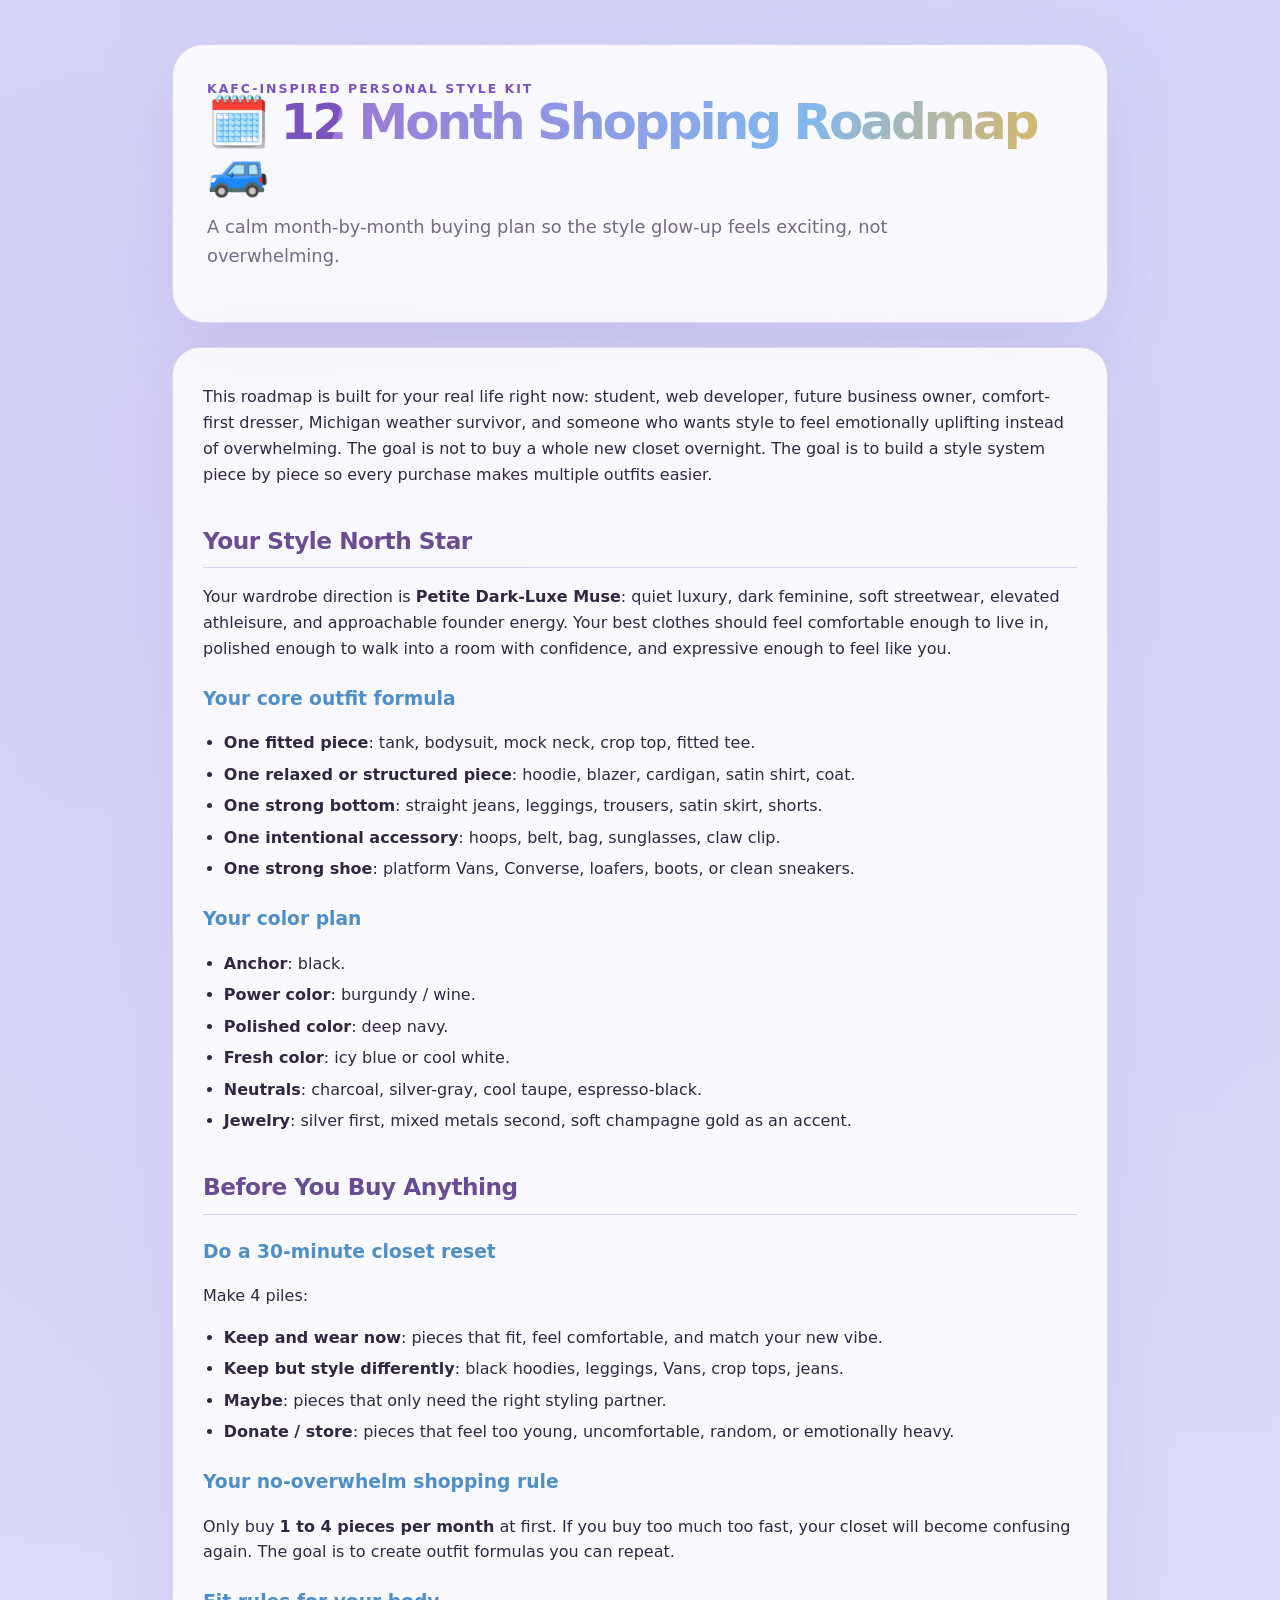
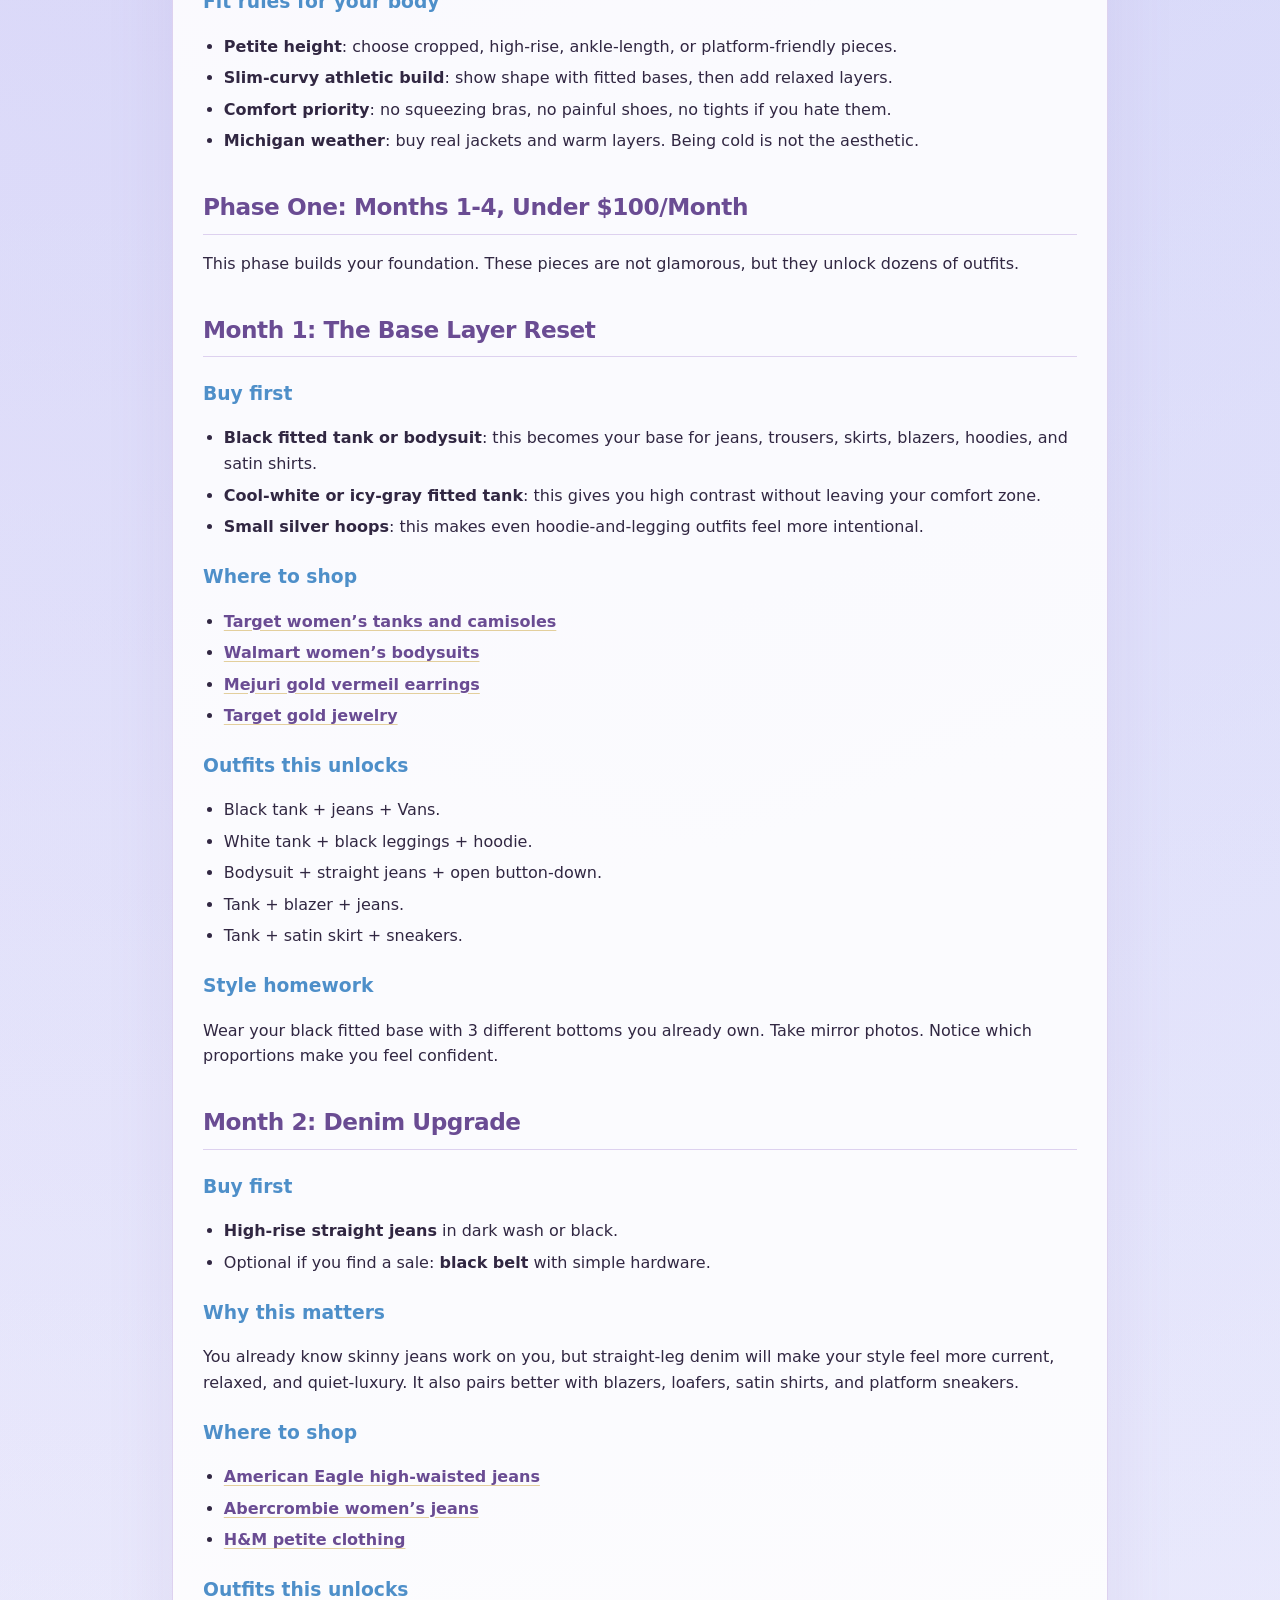
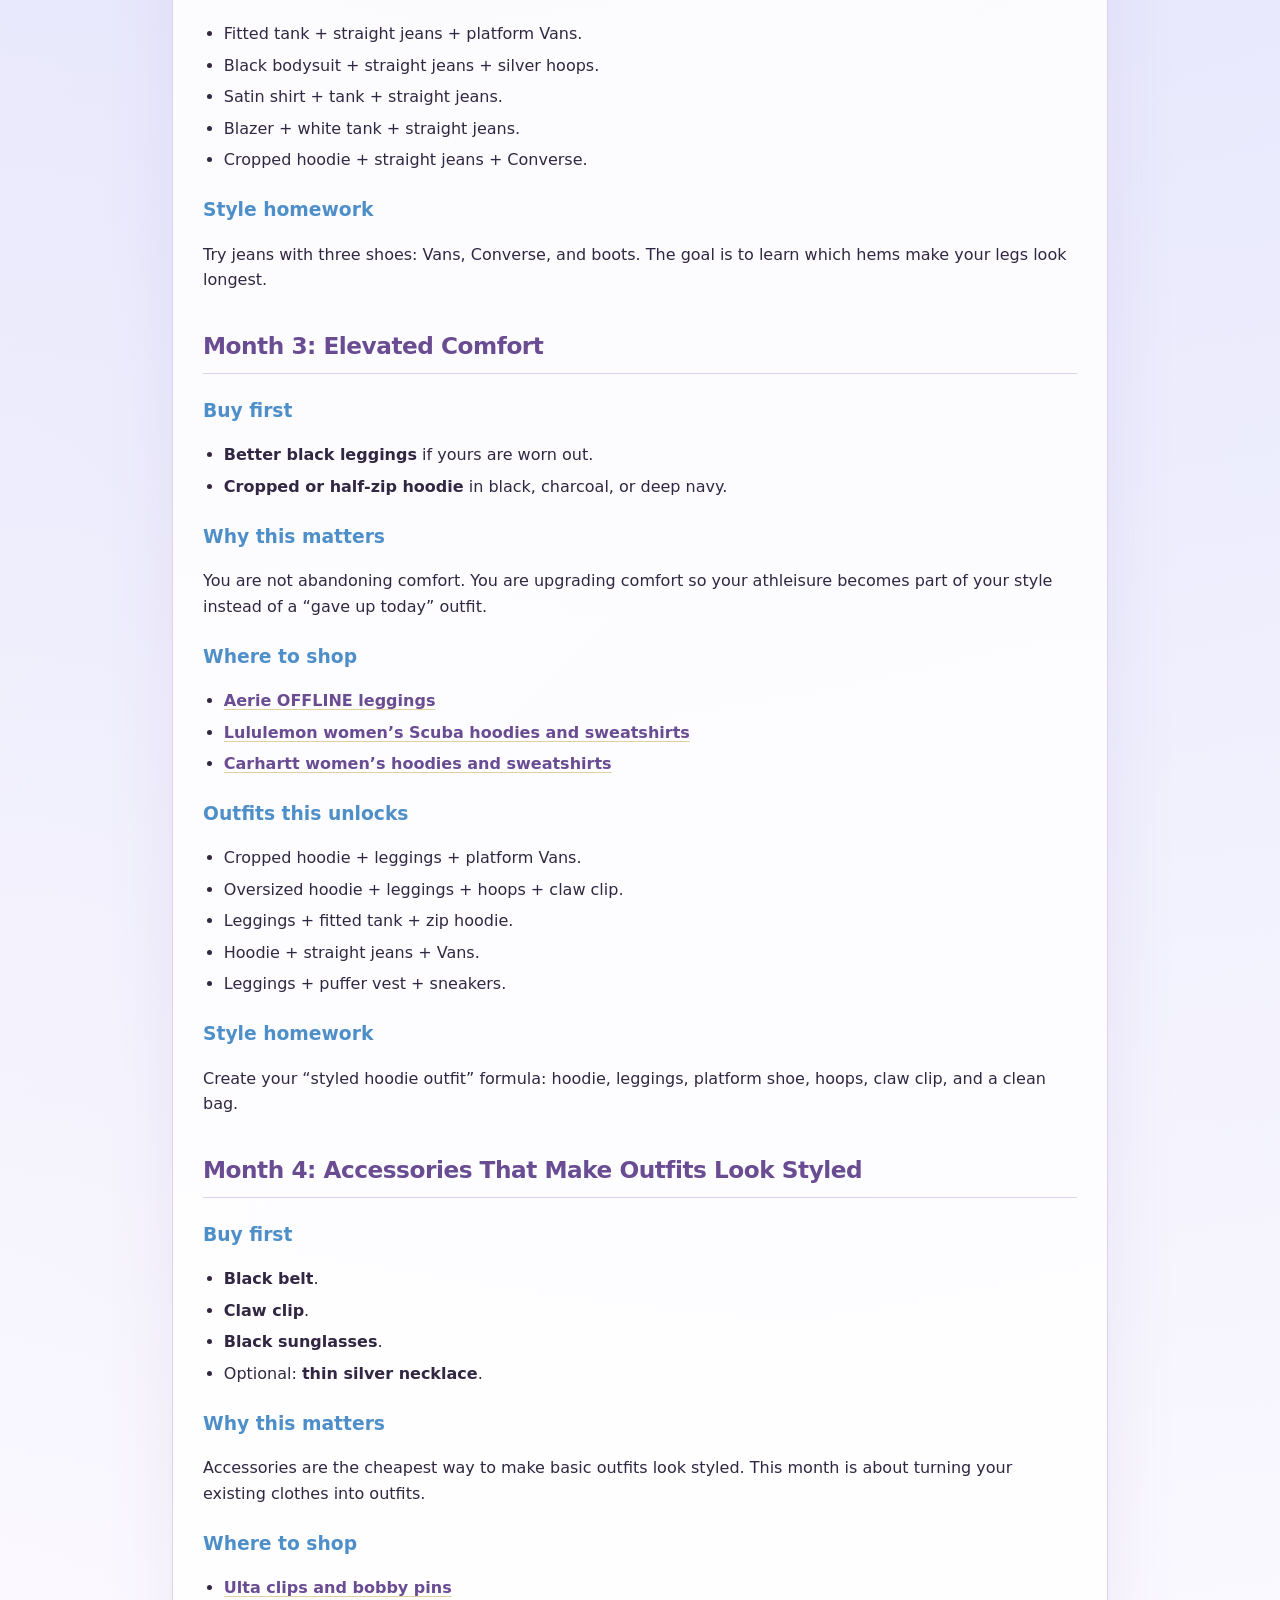
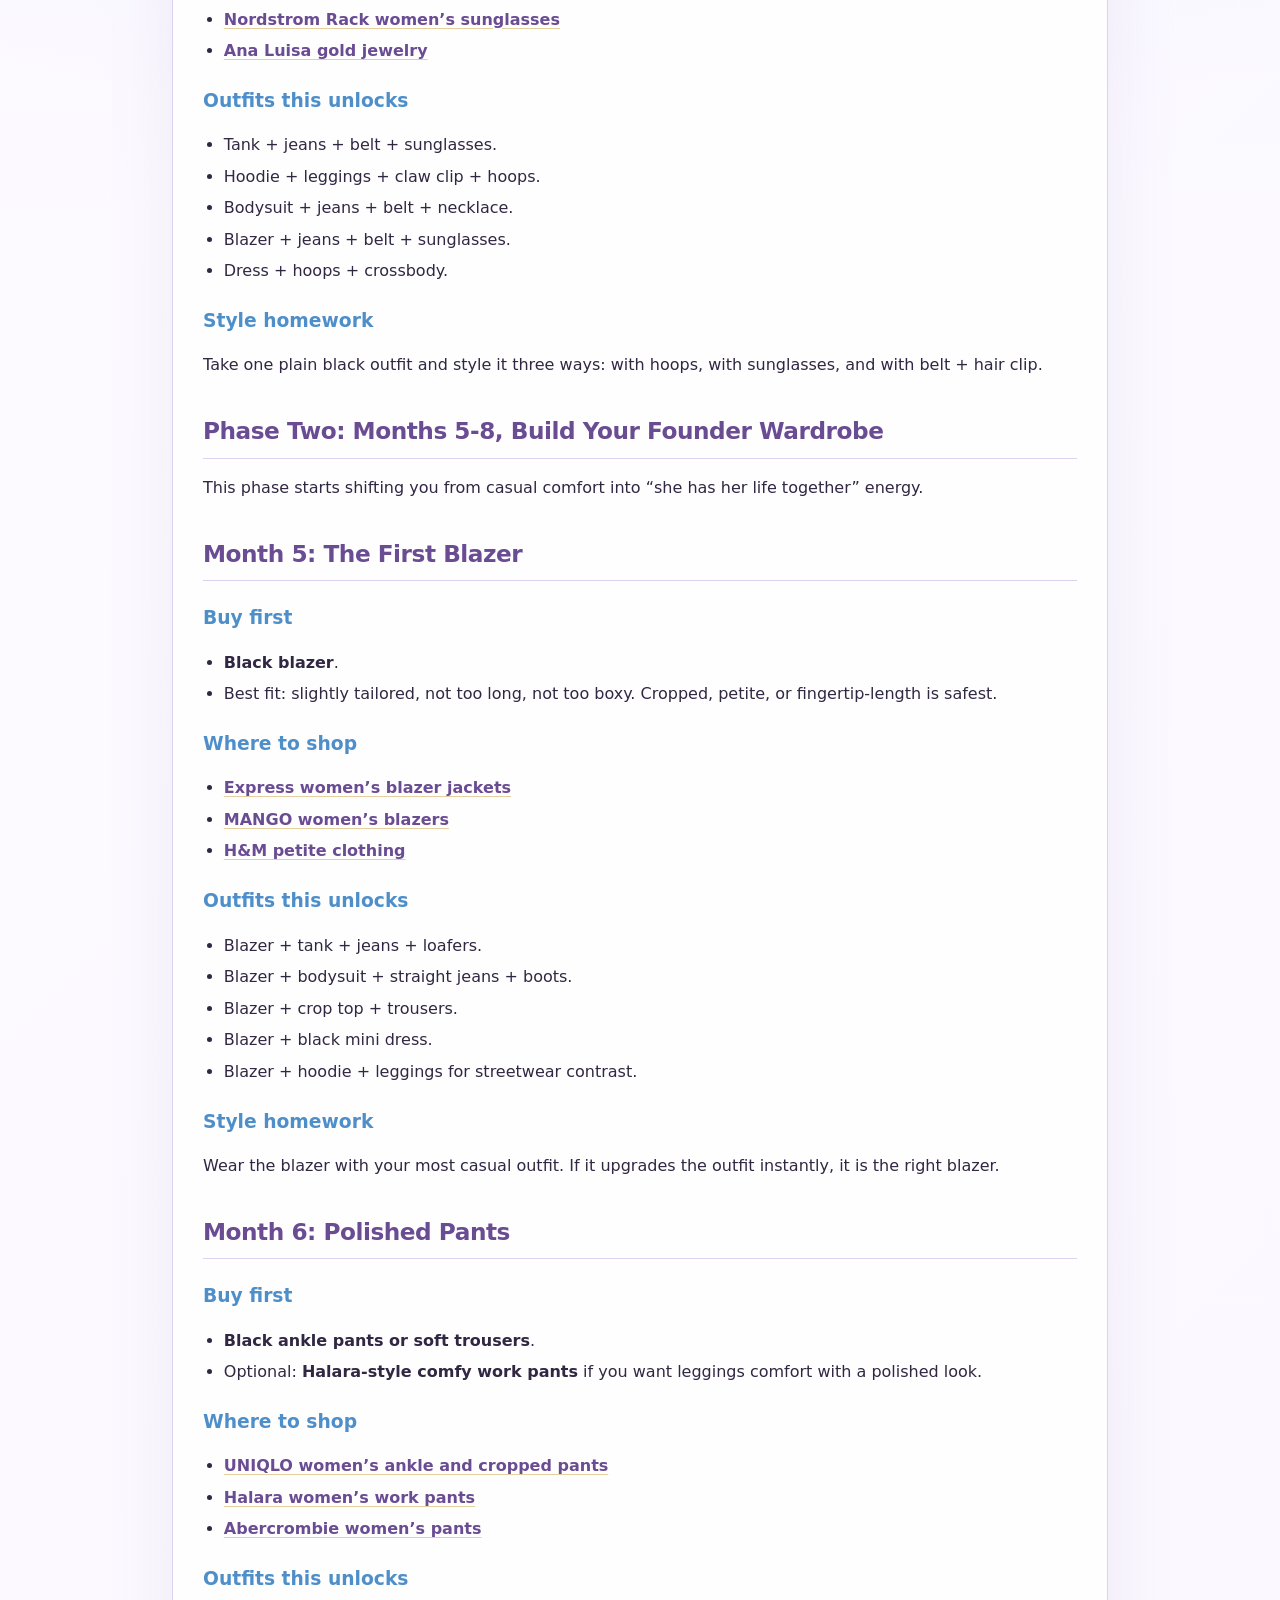
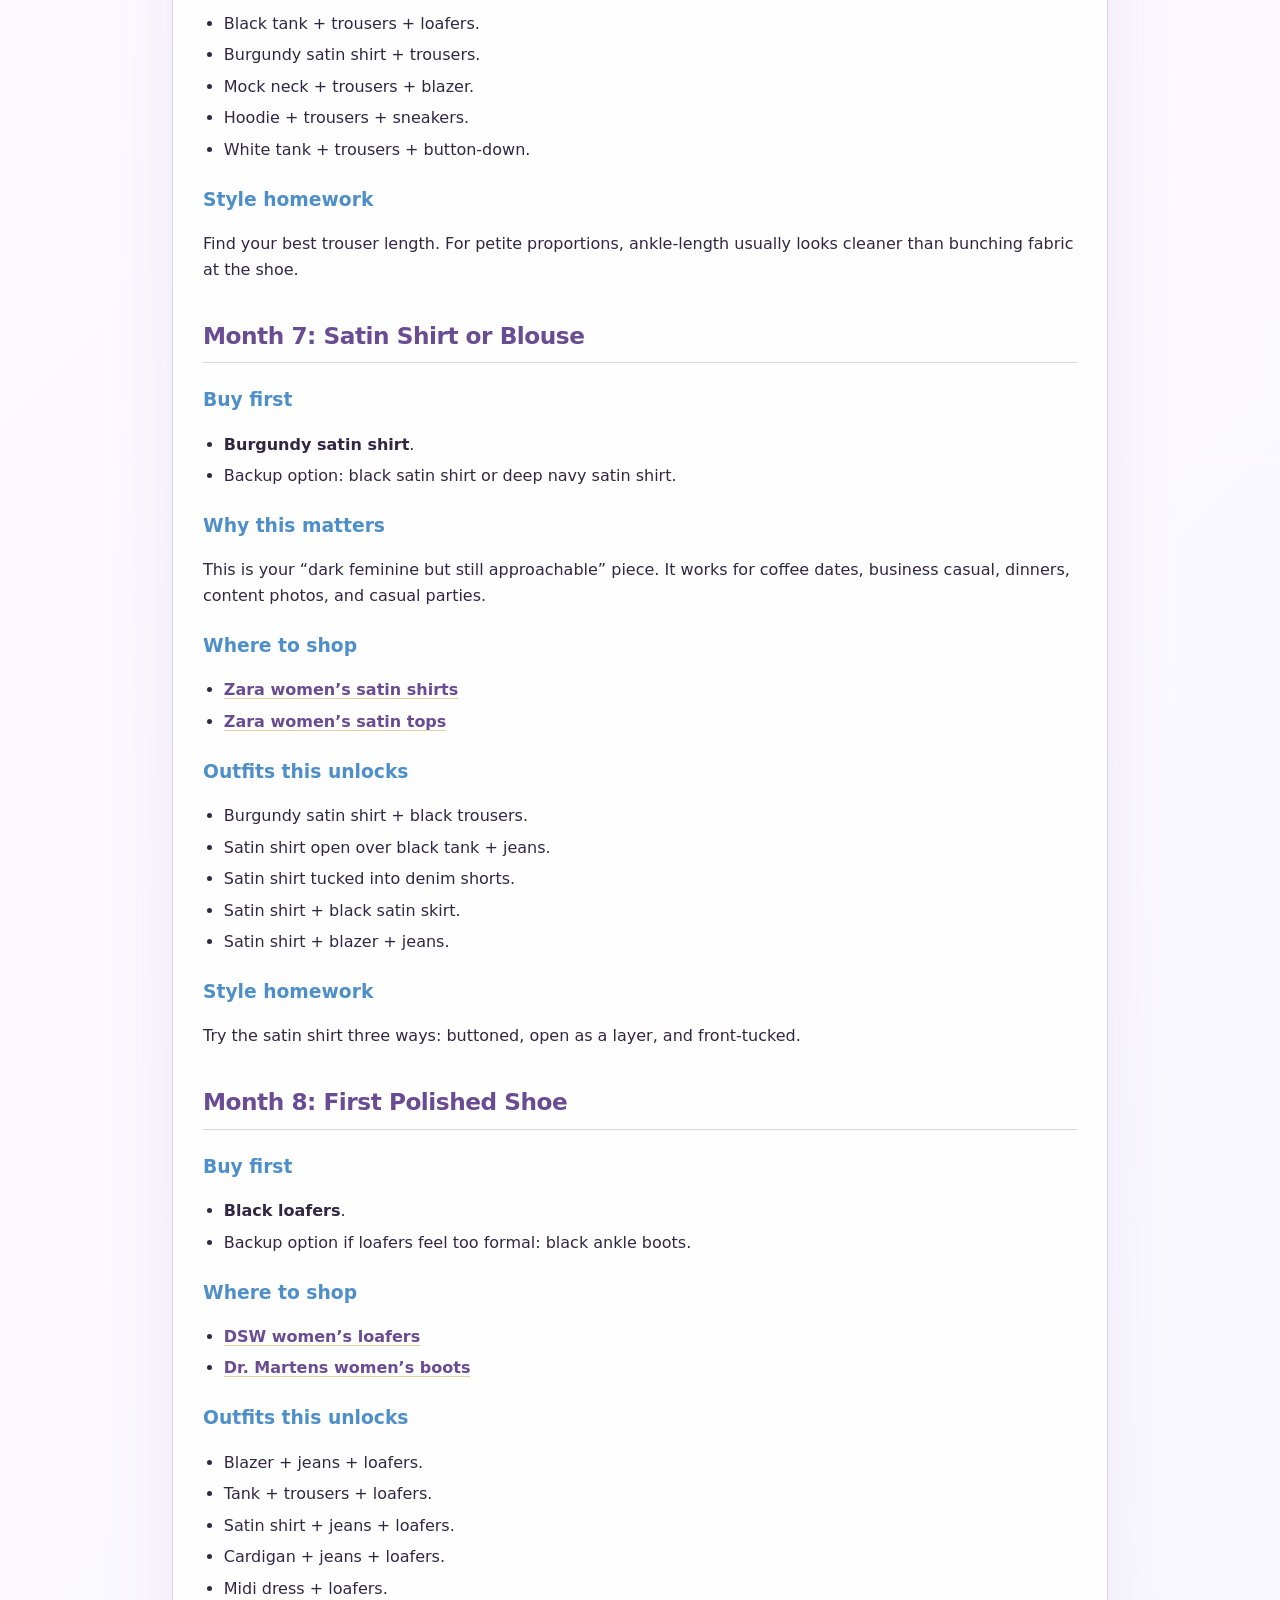
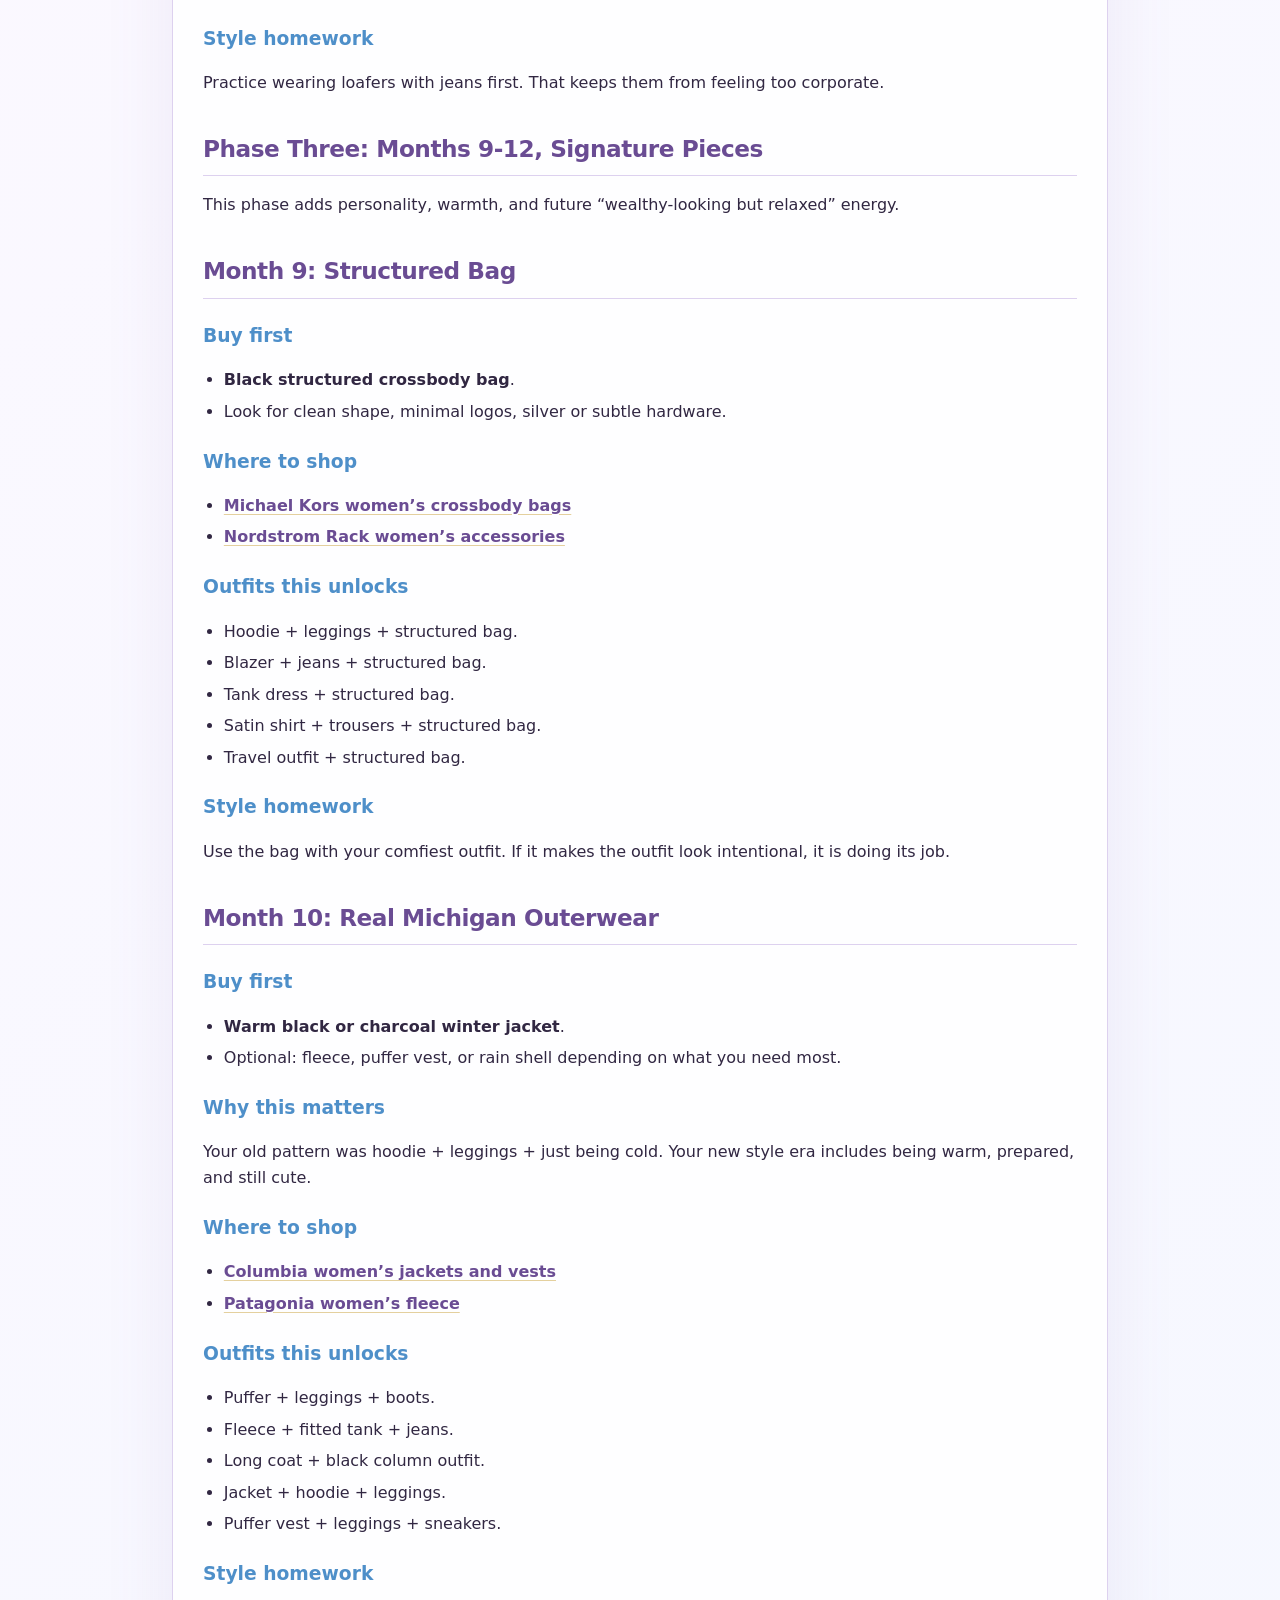
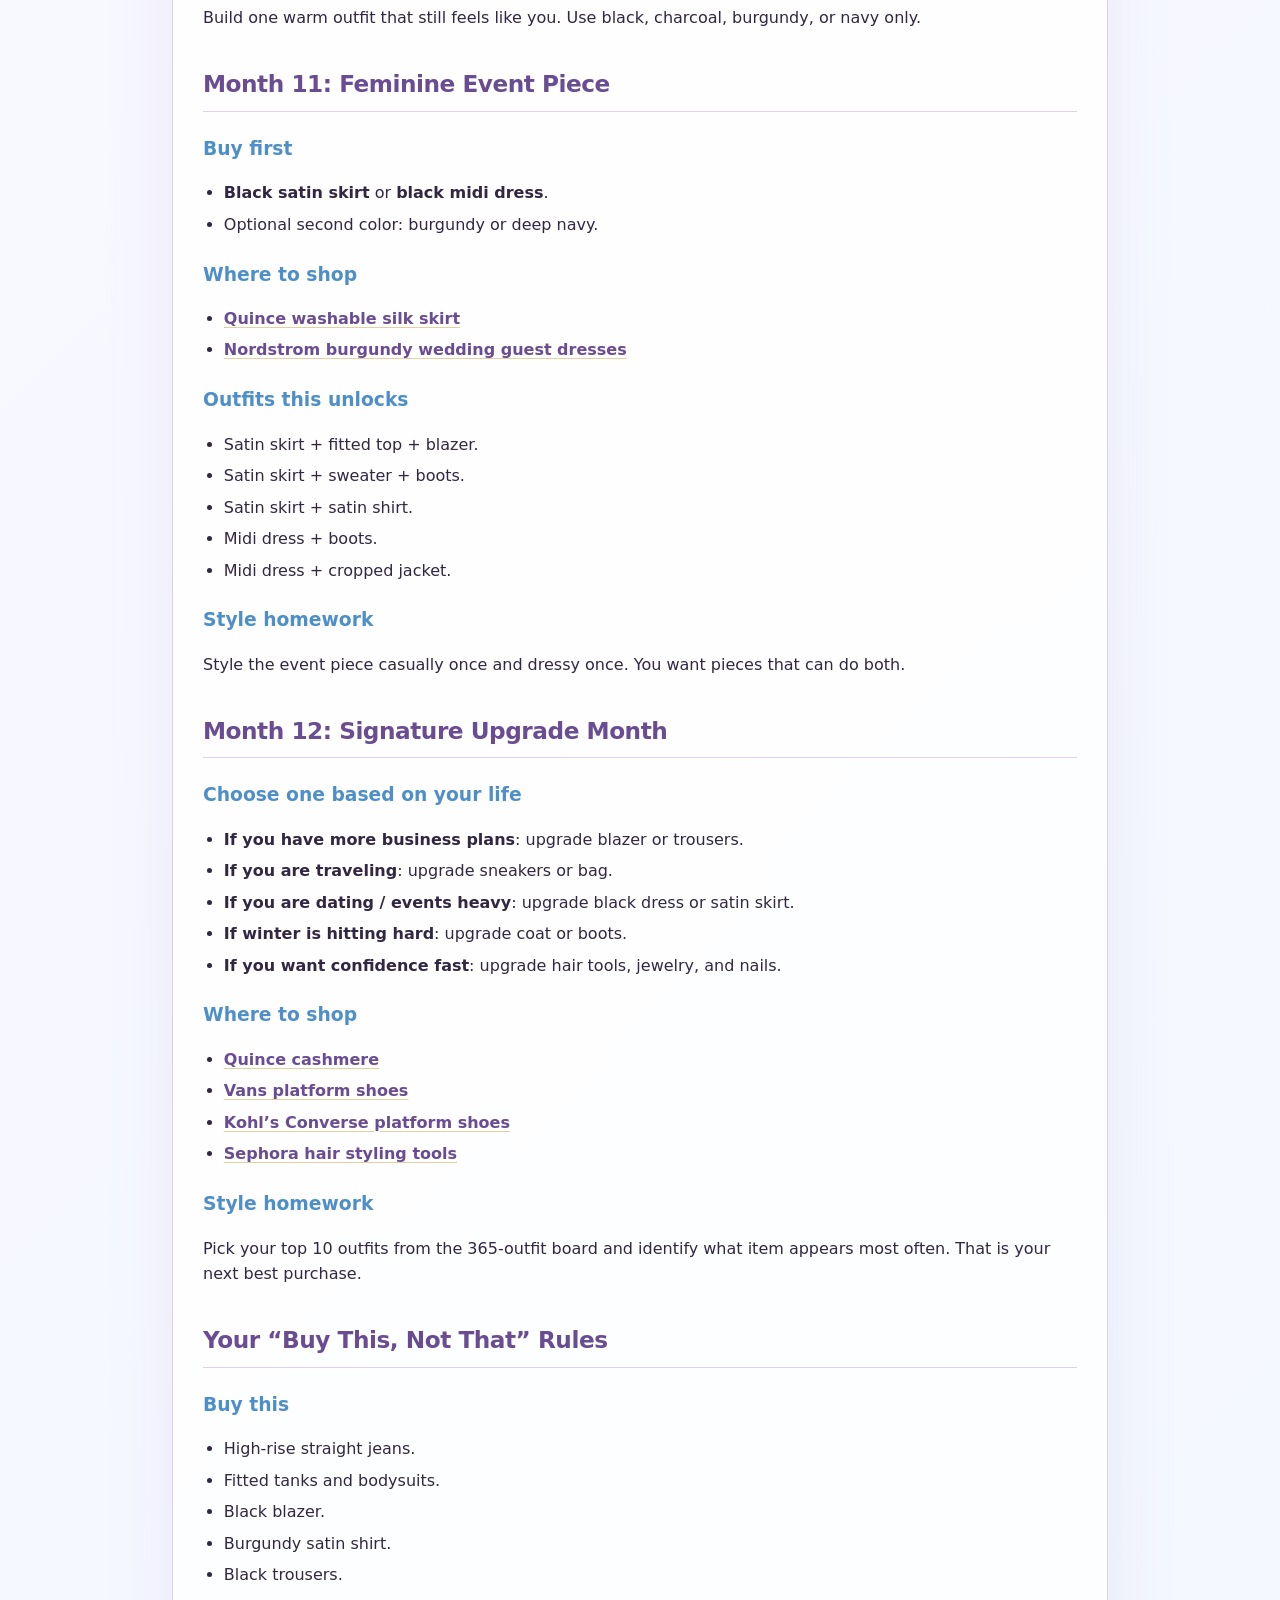
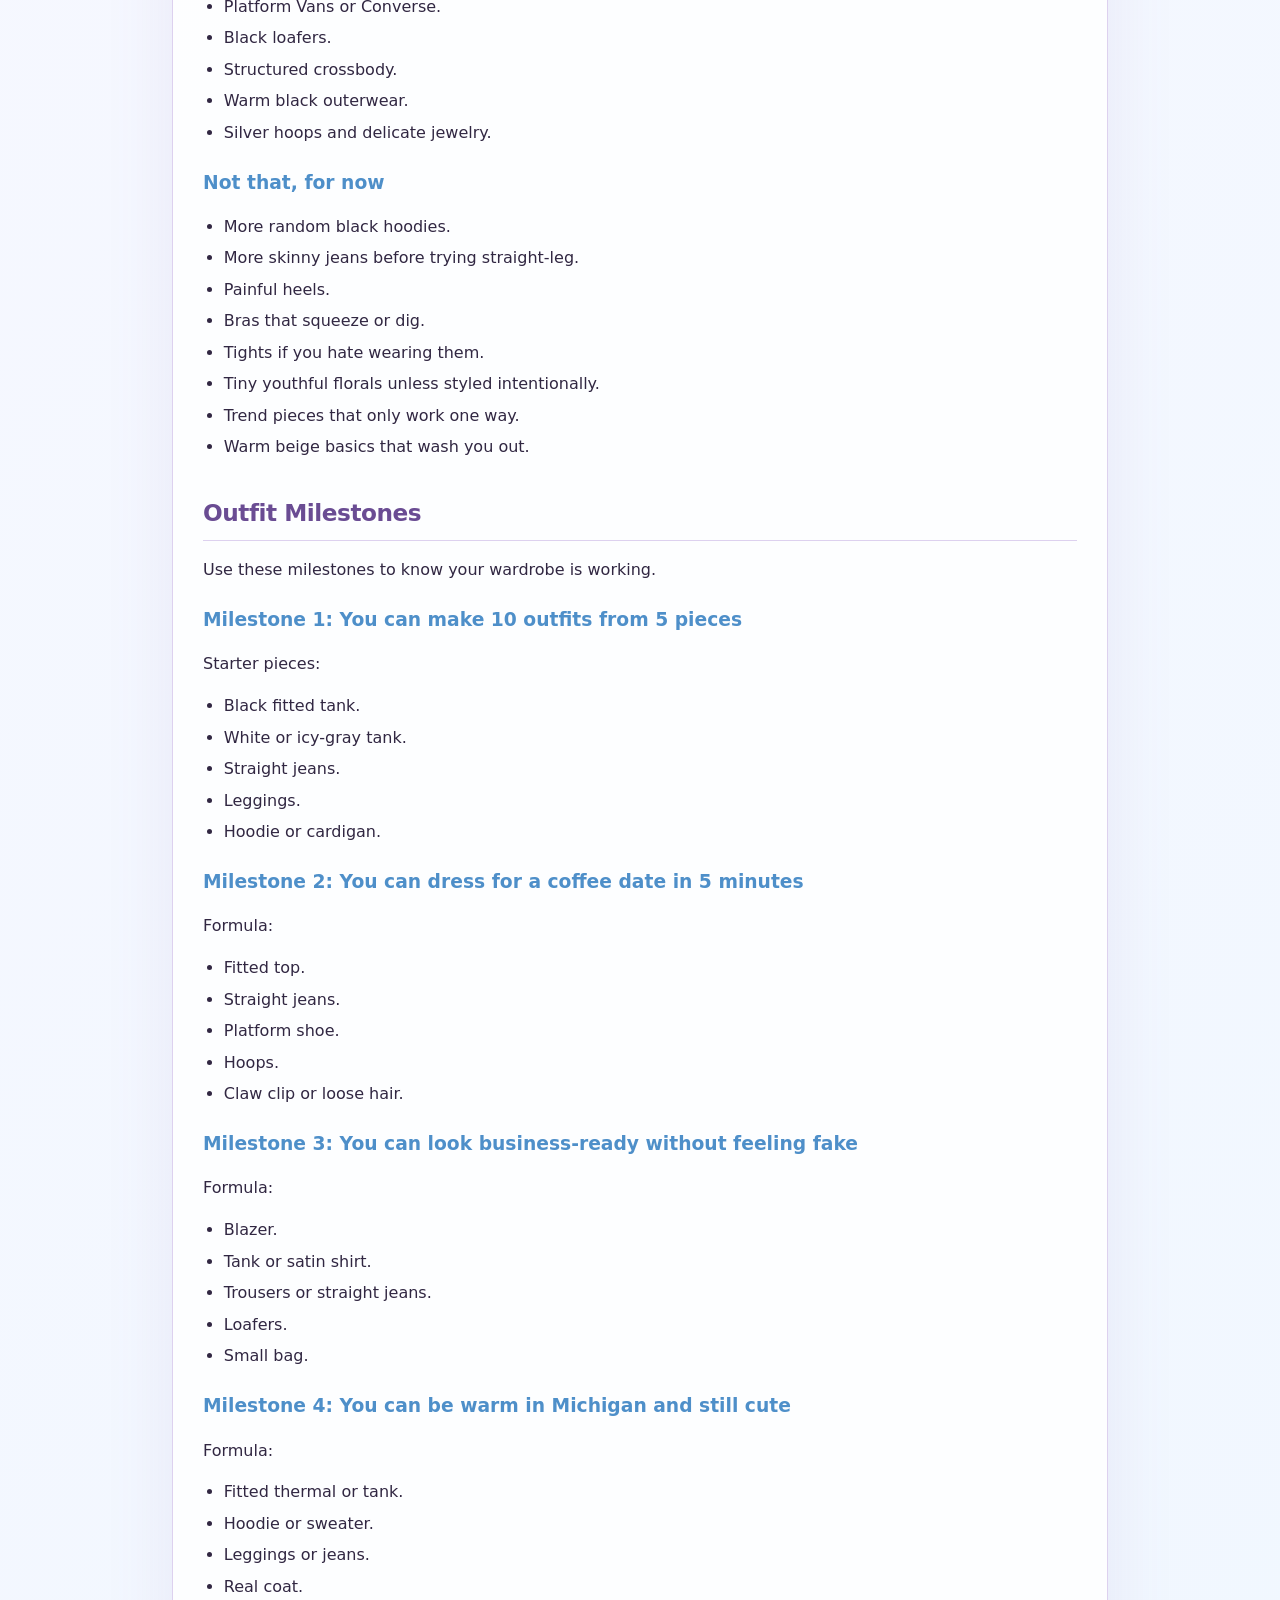
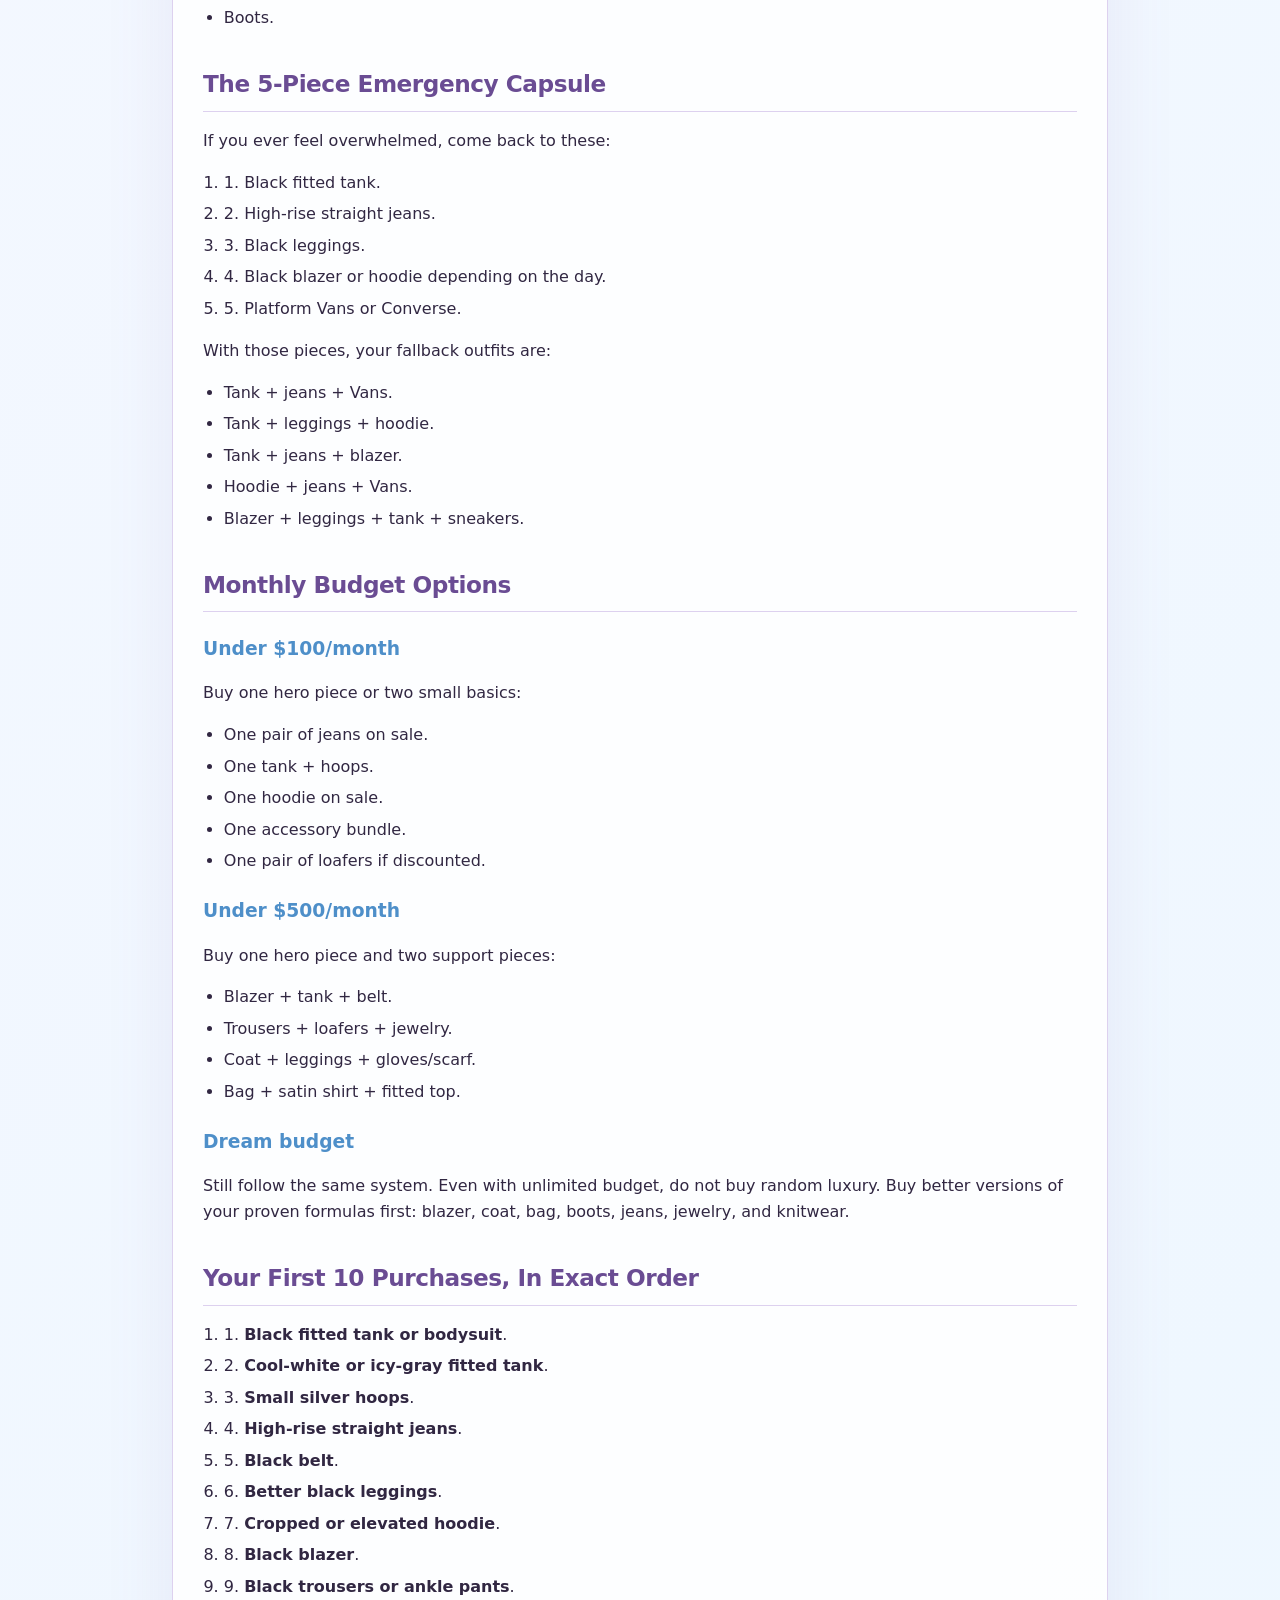
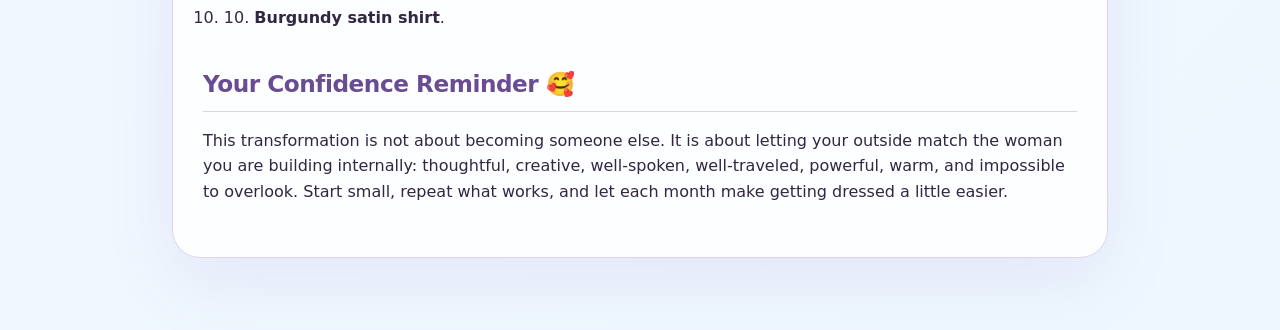
<file: shopping.html>
<!doctype html>
<html lang="en">
  <head>
    <meta charset="utf-8" />
    <meta name="viewport" content="width=device-width, initial-scale=1" />
    <title>🗓️ 12 Month Shopping Roadmap 🚙</title>
    <link rel="stylesheet" href="./shopping.css" />
  </head>
  <body>
    <div class="wrap">
      <header class="hero">
        <div class="kicker">KAFC-inspired personal style kit</div>
        <h1>🗓️<span class="text--transparent"> 12 Month Shopping Roadmap </span>🚙</h1>
        <p class="subtitle">
          A calm month-by-month buying plan so the style glow-up feels exciting,
          not overwhelming.
        </p>
      </header>
      <main>
        <h1>Petite Dark-Luxe Muse Monthly Shopping Roadmap 🖤✨</h1>
        <p>
          This roadmap is built for your real life right now: student, web
          developer, future business owner, comfort-first dresser, Michigan
          weather survivor, and someone who wants style to feel emotionally
          uplifting instead of overwhelming. The goal is not to buy a whole new
          closet overnight. The goal is to build a style system piece by piece
          so every purchase makes multiple outfits easier.
        </p>
        <h2>Your Style North Star</h2>
        <p>
          Your wardrobe direction is <strong>Petite Dark-Luxe Muse</strong>:
          quiet luxury, dark feminine, soft streetwear, elevated athleisure, and
          approachable founder energy. Your best clothes should feel comfortable
          enough to live in, polished enough to walk into a room with
          confidence, and expressive enough to feel like you.
        </p>
        <h3>Your core outfit formula</h3>
        <ul>
          <li>
            <strong>One fitted piece</strong>: tank, bodysuit, mock neck, crop
            top, fitted tee.
          </li>
          <li>
            <strong>One relaxed or structured piece</strong>: hoodie, blazer,
            cardigan, satin shirt, coat.
          </li>
          <li>
            <strong>One strong bottom</strong>: straight jeans, leggings,
            trousers, satin skirt, shorts.
          </li>
          <li>
            <strong>One intentional accessory</strong>: hoops, belt, bag,
            sunglasses, claw clip.
          </li>
          <li>
            <strong>One strong shoe</strong>: platform Vans, Converse, loafers,
            boots, or clean sneakers.
          </li>
        </ul>
        <h3>Your color plan</h3>
        <ul>
          <li><strong>Anchor</strong>: black.</li>
          <li><strong>Power color</strong>: burgundy / wine.</li>
          <li><strong>Polished color</strong>: deep navy.</li>
          <li><strong>Fresh color</strong>: icy blue or cool white.</li>
          <li>
            <strong>Neutrals</strong>: charcoal, silver-gray, cool taupe,
            espresso-black.
          </li>
          <li>
            <strong>Jewelry</strong>: silver first, mixed metals second, soft
            champagne gold as an accent.
          </li>
        </ul>
        <h2>Before You Buy Anything</h2>
        <h3>Do a 30-minute closet reset</h3>
        <p>Make 4 piles:</p>
        <ul>
          <li>
            <strong>Keep and wear now</strong>: pieces that fit, feel
            comfortable, and match your new vibe.
          </li>
          <li>
            <strong>Keep but style differently</strong>: black hoodies,
            leggings, Vans, crop tops, jeans.
          </li>
          <li>
            <strong>Maybe</strong>: pieces that only need the right styling
            partner.
          </li>
          <li>
            <strong>Donate / store</strong>: pieces that feel too young,
            uncomfortable, random, or emotionally heavy.
          </li>
        </ul>
        <h3>Your no-overwhelm shopping rule</h3>
        <p>
          Only buy <strong>1 to 4 pieces per month</strong> at first. If you buy
          too much too fast, your closet will become confusing again. The goal
          is to create outfit formulas you can repeat.
        </p>
        <h3>Fit rules for your body</h3>
        <ul>
          <li>
            <strong>Petite height</strong>: choose cropped, high-rise,
            ankle-length, or platform-friendly pieces.
          </li>
          <li>
            <strong>Slim-curvy athletic build</strong>: show shape with fitted
            bases, then add relaxed layers.
          </li>
          <li>
            <strong>Comfort priority</strong>: no squeezing bras, no painful
            shoes, no tights if you hate them.
          </li>
          <li>
            <strong>Michigan weather</strong>: buy real jackets and warm layers.
            Being cold is not the aesthetic.
          </li>
        </ul>
        <h2>Phase One: Months 1-4, Under $100/Month</h2>
        <p>
          This phase builds your foundation. These pieces are not glamorous, but
          they unlock dozens of outfits.
        </p>
        <h2>Month 1: The Base Layer Reset</h2>
        <h3>Buy first</h3>
        <ul>
          <li>
            <strong>Black fitted tank or bodysuit</strong>: this becomes your
            base for jeans, trousers, skirts, blazers, hoodies, and satin
            shirts.
          </li>
          <li>
            <strong>Cool-white or icy-gray fitted tank</strong>: this gives you
            high contrast without leaving your comfort zone.
          </li>
          <li>
            <strong>Small silver hoops</strong>: this makes even
            hoodie-and-legging outfits feel more intentional.
          </li>
        </ul>
        <h3>Where to shop</h3>
        <ul>
          <li>
            <a
              href="https://www.target.com/c/tank-tops-women-s-clothing/-/N-aepz6"
              target="_blank"
              >Target women’s tanks and camisoles</a
            >
          </li>
          <li>
            <a
              href="https://www.walmart.com/browse/clothing/bodysuits/5438_133162_2290732_3185012"
              target="_blank"
              >Walmart women’s bodysuits</a
            >
          </li>
          <li>
            <a
              href="https://mejuri.com/collections/gold-vermeil-earrings"
              target="_blank"
              >Mejuri gold vermeil earrings</a
            >
          </li>
          <li>
            <a
              href="https://www.target.com/c/jewelry-accessories/gold/-/N-5xtbmZgup4zc5xkto"
              target="_blank"
              >Target gold jewelry</a
            >
          </li>
        </ul>
        <h3>Outfits this unlocks</h3>
        <ul>
          <li>Black tank + jeans + Vans.</li>
          <li>White tank + black leggings + hoodie.</li>
          <li>Bodysuit + straight jeans + open button-down.</li>
          <li>Tank + blazer + jeans.</li>
          <li>Tank + satin skirt + sneakers.</li>
        </ul>
        <h3>Style homework</h3>
        <p>
          Wear your black fitted base with 3 different bottoms you already own.
          Take mirror photos. Notice which proportions make you feel confident.
        </p>
        <h2>Month 2: Denim Upgrade</h2>
        <h3>Buy first</h3>
        <ul>
          <li>
            <strong>High-rise straight jeans</strong> in dark wash or black.
          </li>
          <li>
            Optional if you find a sale: <strong>black belt</strong> with simple
            hardware.
          </li>
        </ul>
        <h3>Why this matters</h3>
        <p>
          You already know skinny jeans work on you, but straight-leg denim will
          make your style feel more current, relaxed, and quiet-luxury. It also
          pairs better with blazers, loafers, satin shirts, and platform
          sneakers.
        </p>
        <h3>Where to shop</h3>
        <ul>
          <li>
            <a
              href="https://www.ae.com/us/en/c/women/jeans/high-waisted-jeans/cat7010084"
              target="_blank"
              >American Eagle high-waisted jeans</a
            >
          </li>
          <li>
            <a
              href="https://www.abercrombie.com/shop/us/womens-jeans-bottoms"
              target="_blank"
              >Abercrombie women’s jeans</a
            >
          </li>
          <li>
            <a
              href="https://www2.hm.com/en_us/women/products/petite.html"
              target="_blank"
              >H&amp;M petite clothing</a
            >
          </li>
        </ul>
        <h3>Outfits this unlocks</h3>
        <ul>
          <li>Fitted tank + straight jeans + platform Vans.</li>
          <li>Black bodysuit + straight jeans + silver hoops.</li>
          <li>Satin shirt + tank + straight jeans.</li>
          <li>Blazer + white tank + straight jeans.</li>
          <li>Cropped hoodie + straight jeans + Converse.</li>
        </ul>
        <h3>Style homework</h3>
        <p>
          Try jeans with three shoes: Vans, Converse, and boots. The goal is to
          learn which hems make your legs look longest.
        </p>
        <h2>Month 3: Elevated Comfort</h2>
        <h3>Buy first</h3>
        <ul>
          <li><strong>Better black leggings</strong> if yours are worn out.</li>
          <li>
            <strong>Cropped or half-zip hoodie</strong> in black, charcoal, or
            deep navy.
          </li>
        </ul>
        <h3>Why this matters</h3>
        <p>
          You are not abandoning comfort. You are upgrading comfort so your
          athleisure becomes part of your style instead of a “gave up today”
          outfit.
        </p>
        <h3>Where to shop</h3>
        <ul>
          <li>
            <a
              href="https://www.ae.com/us/en/c/aerie/bottoms/leggings/cat1090006"
              target="_blank"
              >Aerie OFFLINE leggings</a
            >
          </li>
          <li>
            <a
              href="https://shop.lululemon.com/c/women-scuba-hoodies-and-sweatshirts/n19uldzjux6"
              target="_blank"
              >Lululemon women’s Scuba hoodies and sweatshirts</a
            >
          </li>
          <li>
            <a
              href="https://www.carhartt.com/c/women-hoodies-sweatshirts"
              target="_blank"
              >Carhartt women’s hoodies and sweatshirts</a
            >
          </li>
        </ul>
        <h3>Outfits this unlocks</h3>
        <ul>
          <li>Cropped hoodie + leggings + platform Vans.</li>
          <li>Oversized hoodie + leggings + hoops + claw clip.</li>
          <li>Leggings + fitted tank + zip hoodie.</li>
          <li>Hoodie + straight jeans + Vans.</li>
          <li>Leggings + puffer vest + sneakers.</li>
        </ul>
        <h3>Style homework</h3>
        <p>
          Create your “styled hoodie outfit” formula: hoodie, leggings, platform
          shoe, hoops, claw clip, and a clean bag.
        </p>
        <h2>Month 4: Accessories That Make Outfits Look Styled</h2>
        <h3>Buy first</h3>
        <ul>
          <li><strong>Black belt</strong>.</li>
          <li><strong>Claw clip</strong>.</li>
          <li><strong>Black sunglasses</strong>.</li>
          <li>Optional: <strong>thin silver necklace</strong>.</li>
        </ul>
        <h3>Why this matters</h3>
        <p>
          Accessories are the cheapest way to make basic outfits look styled.
          This month is about turning your existing clothes into outfits.
        </p>
        <h3>Where to shop</h3>
        <ul>
          <li>
            <a
              href="https://www.ulta.com/shop/tools-brushes/accessories/clips-bobby-pins"
              target="_blank"
              >Ulta clips and bobby pins</a
            >
          </li>
          <li>
            <a
              href="https://www.nordstromrack.com/shop/women/accessories/sunglasses-eyewear"
              target="_blank"
              >Nordstrom Rack women’s sunglasses</a
            >
          </li>
          <li>
            <a
              href="https://www.analuisa.com/collections/gold-jewelry/"
              target="_blank"
              >Ana Luisa gold jewelry</a
            >
          </li>
        </ul>
        <h3>Outfits this unlocks</h3>
        <ul>
          <li>Tank + jeans + belt + sunglasses.</li>
          <li>Hoodie + leggings + claw clip + hoops.</li>
          <li>Bodysuit + jeans + belt + necklace.</li>
          <li>Blazer + jeans + belt + sunglasses.</li>
          <li>Dress + hoops + crossbody.</li>
        </ul>
        <h3>Style homework</h3>
        <p>
          Take one plain black outfit and style it three ways: with hoops, with
          sunglasses, and with belt + hair clip.
        </p>
        <h2>Phase Two: Months 5-8, Build Your Founder Wardrobe</h2>
        <p>
          This phase starts shifting you from casual comfort into “she has her
          life together” energy.
        </p>
        <h2>Month 5: The First Blazer</h2>
        <h3>Buy first</h3>
        <ul>
          <li><strong>Black blazer</strong>.</li>
          <li>
            Best fit: slightly tailored, not too long, not too boxy. Cropped,
            petite, or fingertip-length is safest.
          </li>
        </ul>
        <h3>Where to shop</h3>
        <ul>
          <li>
            <a
              href="https://www.express.com/womens-clothing/tops/blazers/cat1910071"
              target="_blank"
              >Express women’s blazer jackets</a
            >
          </li>
          <li>
            <a
              href="https://shop.mango.com/us/en/c/women/blazers/193c791e"
              target="_blank"
              >MANGO women’s blazers</a
            >
          </li>
          <li>
            <a
              href="https://www2.hm.com/en_us/women/products/petite.html"
              target="_blank"
              >H&amp;M petite clothing</a
            >
          </li>
        </ul>
        <h3>Outfits this unlocks</h3>
        <ul>
          <li>Blazer + tank + jeans + loafers.</li>
          <li>Blazer + bodysuit + straight jeans + boots.</li>
          <li>Blazer + crop top + trousers.</li>
          <li>Blazer + black mini dress.</li>
          <li>Blazer + hoodie + leggings for streetwear contrast.</li>
        </ul>
        <h3>Style homework</h3>
        <p>
          Wear the blazer with your most casual outfit. If it upgrades the
          outfit instantly, it is the right blazer.
        </p>
        <h2>Month 6: Polished Pants</h2>
        <h3>Buy first</h3>
        <ul>
          <li><strong>Black ankle pants or soft trousers</strong>.</li>
          <li>
            Optional: <strong>Halara-style comfy work pants</strong> if you want
            leggings comfort with a polished look.
          </li>
        </ul>
        <h3>Where to shop</h3>
        <ul>
          <li>
            <a
              href="https://www.uniqlo.com/us/en/women/bottoms/ankle-pants-and-cropped-pants"
              target="_blank"
              >UNIQLO women’s ankle and cropped pants</a
            >
          </li>
          <li>
            <a
              href="https://www.halara.com/collections/work-pants"
              target="_blank"
              >Halara women’s work pants</a
            >
          </li>
          <li>
            <a
              href="https://www.abercrombie.com/shop/us/womens-pants-bottoms"
              target="_blank"
              >Abercrombie women’s pants</a
            >
          </li>
        </ul>
        <h3>Outfits this unlocks</h3>
        <ul>
          <li>Black tank + trousers + loafers.</li>
          <li>Burgundy satin shirt + trousers.</li>
          <li>Mock neck + trousers + blazer.</li>
          <li>Hoodie + trousers + sneakers.</li>
          <li>White tank + trousers + button-down.</li>
        </ul>
        <h3>Style homework</h3>
        <p>
          Find your best trouser length. For petite proportions, ankle-length
          usually looks cleaner than bunching fabric at the shoe.
        </p>
        <h2>Month 7: Satin Shirt or Blouse</h2>
        <h3>Buy first</h3>
        <ul>
          <li><strong>Burgundy satin shirt</strong>.</li>
          <li>Backup option: black satin shirt or deep navy satin shirt.</li>
        </ul>
        <h3>Why this matters</h3>
        <p>
          This is your “dark feminine but still approachable” piece. It works
          for coffee dates, business casual, dinners, content photos, and casual
          parties.
        </p>
        <h3>Where to shop</h3>
        <ul>
          <li>
            <a
              href="https://www.zara.com/us/en/woman-shirts-satin-l4089.html"
              target="_blank"
              >Zara women’s satin shirts</a
            >
          </li>
          <li>
            <a
              href="https://www.zara.com/us/en/woman-tops-satin-l4879.html"
              target="_blank"
              >Zara women’s satin tops</a
            >
          </li>
        </ul>
        <h3>Outfits this unlocks</h3>
        <ul>
          <li>Burgundy satin shirt + black trousers.</li>
          <li>Satin shirt open over black tank + jeans.</li>
          <li>Satin shirt tucked into denim shorts.</li>
          <li>Satin shirt + black satin skirt.</li>
          <li>Satin shirt + blazer + jeans.</li>
        </ul>
        <h3>Style homework</h3>
        <p>
          Try the satin shirt three ways: buttoned, open as a layer, and
          front-tucked.
        </p>
        <h2>Month 8: First Polished Shoe</h2>
        <h3>Buy first</h3>
        <ul>
          <li><strong>Black loafers</strong>.</li>
          <li>Backup option if loafers feel too formal: black ankle boots.</li>
        </ul>
        <h3>Where to shop</h3>
        <ul>
          <li>
            <a
              href="https://www.dsw.com/category/womens/shoes/loafers"
              target="_blank"
              >DSW women’s loafers</a
            >
          </li>
          <li>
            <a
              href="https://www.drmartens.com/us/en/womens/boots/c/01010000"
              target="_blank"
              >Dr. Martens women’s boots</a
            >
          </li>
        </ul>
        <h3>Outfits this unlocks</h3>
        <ul>
          <li>Blazer + jeans + loafers.</li>
          <li>Tank + trousers + loafers.</li>
          <li>Satin shirt + jeans + loafers.</li>
          <li>Cardigan + jeans + loafers.</li>
          <li>Midi dress + loafers.</li>
        </ul>
        <h3>Style homework</h3>
        <p>
          Practice wearing loafers with jeans first. That keeps them from
          feeling too corporate.
        </p>
        <h2>Phase Three: Months 9-12, Signature Pieces</h2>
        <p>
          This phase adds personality, warmth, and future “wealthy-looking but
          relaxed” energy.
        </p>
        <h2>Month 9: Structured Bag</h2>
        <h3>Buy first</h3>
        <ul>
          <li><strong>Black structured crossbody bag</strong>.</li>
          <li>
            Look for clean shape, minimal logos, silver or subtle hardware.
          </li>
        </ul>
        <h3>Where to shop</h3>
        <ul>
          <li>
            <a
              href="https://www.michaelkors.com/women/handbags/crossbody-bags/"
              target="_blank"
              >Michael Kors women’s crossbody bags</a
            >
          </li>
          <li>
            <a
              href="https://www.nordstromrack.com/shop/women/accessories/sunglasses-eyewear"
              target="_blank"
              >Nordstrom Rack women’s accessories</a
            >
          </li>
        </ul>
        <h3>Outfits this unlocks</h3>
        <ul>
          <li>Hoodie + leggings + structured bag.</li>
          <li>Blazer + jeans + structured bag.</li>
          <li>Tank dress + structured bag.</li>
          <li>Satin shirt + trousers + structured bag.</li>
          <li>Travel outfit + structured bag.</li>
        </ul>
        <h3>Style homework</h3>
        <p>
          Use the bag with your comfiest outfit. If it makes the outfit look
          intentional, it is doing its job.
        </p>
        <h2>Month 10: Real Michigan Outerwear</h2>
        <h3>Buy first</h3>
        <ul>
          <li><strong>Warm black or charcoal winter jacket</strong>.</li>
          <li>
            Optional: fleece, puffer vest, or rain shell depending on what you
            need most.
          </li>
        </ul>
        <h3>Why this matters</h3>
        <p>
          Your old pattern was hoodie + leggings + just being cold. Your new
          style era includes being warm, prepared, and still cute.
        </p>
        <h3>Where to shop</h3>
        <ul>
          <li>
            <a href="https://www.columbia.com/c/womens-jackets/" target="_blank"
              >Columbia women’s jackets and vests</a
            >
          </li>
          <li>
            <a
              href="https://www.patagonia.com/shop/womens/fleece"
              target="_blank"
              >Patagonia women’s fleece</a
            >
          </li>
        </ul>
        <h3>Outfits this unlocks</h3>
        <ul>
          <li>Puffer + leggings + boots.</li>
          <li>Fleece + fitted tank + jeans.</li>
          <li>Long coat + black column outfit.</li>
          <li>Jacket + hoodie + leggings.</li>
          <li>Puffer vest + leggings + sneakers.</li>
        </ul>
        <h3>Style homework</h3>
        <p>
          Build one warm outfit that still feels like you. Use black, charcoal,
          burgundy, or navy only.
        </p>
        <h2>Month 11: Feminine Event Piece</h2>
        <h3>Buy first</h3>
        <ul>
          <li>
            <strong>Black satin skirt</strong> or
            <strong>black midi dress</strong>.
          </li>
          <li>Optional second color: burgundy or deep navy.</li>
        </ul>
        <h3>Where to shop</h3>
        <ul>
          <li>
            <a
              href="https://www.quince.com/women/silk/silk-skirt"
              target="_blank"
              >Quince washable silk skirt</a
            >
          </li>
          <li>
            <a
              href="https://www.nordstrom.com/browse/women/clothing/dresses/wedding-guest?filterByColor=burgundy"
              target="_blank"
              >Nordstrom burgundy wedding guest dresses</a
            >
          </li>
        </ul>
        <h3>Outfits this unlocks</h3>
        <ul>
          <li>Satin skirt + fitted top + blazer.</li>
          <li>Satin skirt + sweater + boots.</li>
          <li>Satin skirt + satin shirt.</li>
          <li>Midi dress + boots.</li>
          <li>Midi dress + cropped jacket.</li>
        </ul>
        <h3>Style homework</h3>
        <p>
          Style the event piece casually once and dressy once. You want pieces
          that can do both.
        </p>
        <h2>Month 12: Signature Upgrade Month</h2>
        <h3>Choose one based on your life</h3>
        <ul>
          <li>
            <strong>If you have more business plans</strong>: upgrade blazer or
            trousers.
          </li>
          <li>
            <strong>If you are traveling</strong>: upgrade sneakers or bag.
          </li>
          <li>
            <strong>If you are dating / events heavy</strong>: upgrade black
            dress or satin skirt.
          </li>
          <li>
            <strong>If winter is hitting hard</strong>: upgrade coat or boots.
          </li>
          <li>
            <strong>If you want confidence fast</strong>: upgrade hair tools,
            jewelry, and nails.
          </li>
        </ul>
        <h3>Where to shop</h3>
        <ul>
          <li>
            <a href="https://www.quince.com/women/cashmere" target="_blank"
              >Quince cashmere</a
            >
          </li>
          <li>
            <a
              href="https://www.vans.com/en-us/c/shoes/platforms-5525"
              target="_blank"
              >Vans platform shoes</a
            >
          </li>
          <li>
            <a
              href="https://www.kohls.com/catalog/converse-platforms-shoes.jsp?CN=Brand%3AConverse+Silhouette%3APlatforms+Department%3AShoes"
              target="_blank"
              >Kohl’s Converse platform shoes</a
            >
          </li>
          <li>
            <a
              href="https://www.sephora.com/shop/hair-styling-tools"
              target="_blank"
              >Sephora hair styling tools</a
            >
          </li>
        </ul>
        <h3>Style homework</h3>
        <p>
          Pick your top 10 outfits from the 365-outfit board and identify what
          item appears most often. That is your next best purchase.
        </p>
        <h2>Your “Buy This, Not That” Rules</h2>
        <h3>Buy this</h3>
        <ul>
          <li>High-rise straight jeans.</li>
          <li>Fitted tanks and bodysuits.</li>
          <li>Black blazer.</li>
          <li>Burgundy satin shirt.</li>
          <li>Black trousers.</li>
          <li>Platform Vans or Converse.</li>
          <li>Black loafers.</li>
          <li>Structured crossbody.</li>
          <li>Warm black outerwear.</li>
          <li>Silver hoops and delicate jewelry.</li>
        </ul>
        <h3>Not that, for now</h3>
        <ul>
          <li>More random black hoodies.</li>
          <li>More skinny jeans before trying straight-leg.</li>
          <li>Painful heels.</li>
          <li>Bras that squeeze or dig.</li>
          <li>Tights if you hate wearing them.</li>
          <li>Tiny youthful florals unless styled intentionally.</li>
          <li>Trend pieces that only work one way.</li>
          <li>Warm beige basics that wash you out.</li>
        </ul>
        <h2>Outfit Milestones</h2>
        <p>Use these milestones to know your wardrobe is working.</p>
        <h3>Milestone 1: You can make 10 outfits from 5 pieces</h3>
        <p>Starter pieces:</p>
        <ul>
          <li>Black fitted tank.</li>
          <li>White or icy-gray tank.</li>
          <li>Straight jeans.</li>
          <li>Leggings.</li>
          <li>Hoodie or cardigan.</li>
        </ul>
        <h3>Milestone 2: You can dress for a coffee date in 5 minutes</h3>
        <p>Formula:</p>
        <ul>
          <li>Fitted top.</li>
          <li>Straight jeans.</li>
          <li>Platform shoe.</li>
          <li>Hoops.</li>
          <li>Claw clip or loose hair.</li>
        </ul>
        <h3>Milestone 3: You can look business-ready without feeling fake</h3>
        <p>Formula:</p>
        <ul>
          <li>Blazer.</li>
          <li>Tank or satin shirt.</li>
          <li>Trousers or straight jeans.</li>
          <li>Loafers.</li>
          <li>Small bag.</li>
        </ul>
        <h3>Milestone 4: You can be warm in Michigan and still cute</h3>
        <p>Formula:</p>
        <ul>
          <li>Fitted thermal or tank.</li>
          <li>Hoodie or sweater.</li>
          <li>Leggings or jeans.</li>
          <li>Real coat.</li>
          <li>Boots.</li>
        </ul>
        <h2>The 5-Piece Emergency Capsule</h2>
        <p>If you ever feel overwhelmed, come back to these:</p>
        <ol>
          <li>1. Black fitted tank.</li>
          <li>2. High-rise straight jeans.</li>
          <li>3. Black leggings.</li>
          <li>4. Black blazer or hoodie depending on the day.</li>
          <li>5. Platform Vans or Converse.</li>
        </ol>
        <p>With those pieces, your fallback outfits are:</p>
        <ul>
          <li>Tank + jeans + Vans.</li>
          <li>Tank + leggings + hoodie.</li>
          <li>Tank + jeans + blazer.</li>
          <li>Hoodie + jeans + Vans.</li>
          <li>Blazer + leggings + tank + sneakers.</li>
        </ul>
        <h2>Monthly Budget Options</h2>
        <h3>Under $100/month</h3>
        <p>Buy one hero piece or two small basics:</p>
        <ul>
          <li>One pair of jeans on sale.</li>
          <li>One tank + hoops.</li>
          <li>One hoodie on sale.</li>
          <li>One accessory bundle.</li>
          <li>One pair of loafers if discounted.</li>
        </ul>
        <h3>Under $500/month</h3>
        <p>Buy one hero piece and two support pieces:</p>
        <ul>
          <li>Blazer + tank + belt.</li>
          <li>Trousers + loafers + jewelry.</li>
          <li>Coat + leggings + gloves/scarf.</li>
          <li>Bag + satin shirt + fitted top.</li>
        </ul>
        <h3>Dream budget</h3>
        <p>
          Still follow the same system. Even with unlimited budget, do not buy
          random luxury. Buy better versions of your proven formulas first:
          blazer, coat, bag, boots, jeans, jewelry, and knitwear.
        </p>
        <h2>Your First 10 Purchases, In Exact Order</h2>
        <ol>
          <li>1. <strong>Black fitted tank or bodysuit</strong>.</li>
          <li>2. <strong>Cool-white or icy-gray fitted tank</strong>.</li>
          <li>3. <strong>Small silver hoops</strong>.</li>
          <li>4. <strong>High-rise straight jeans</strong>.</li>
          <li>5. <strong>Black belt</strong>.</li>
          <li>6. <strong>Better black leggings</strong>.</li>
          <li>7. <strong>Cropped or elevated hoodie</strong>.</li>
          <li>8. <strong>Black blazer</strong>.</li>
          <li>9. <strong>Black trousers or ankle pants</strong>.</li>
          <li>10. <strong>Burgundy satin shirt</strong>.</li>
        </ol>
        <h2>Your Confidence Reminder 🥰</h2>
        <p>
          This transformation is not about becoming someone else. It is about
          letting your outside match the woman you are building internally:
          thoughtful, creative, well-spoken, well-traveled, powerful, warm, and
          impossible to overlook. Start small, repeat what works, and let each
          month make getting dressed a little easier.
        </p>
      </main>
    </div>
  </body>
</html>
</file>
<file: style.css>
:root {
  --ink: #312742;
  --muted: #746a84;
  --lav: #9b7ad6;
  --lav-soft: #f7f1ff;
  --blue: #82b8ee;
  --blue-soft: #eef7ff;
  --gold: #d8b86a;
  --line: #ddd1ef;
  --paper: rgba(255, 255, 255, 0.86);
}
* {
  box-sizing: border-box;
  scroll-behavior: smooth;
  @import url("https://fonts.googleapis.com/css2?family=Quicksand:wght@300..700&display=swap");
}
body {
  font-family: "Quicksand", sans-serif;
  font-optical-sizing: auto;
  font-weight: <weight>;
  font-style: normal;
  margin: 0;
  color: var(--ink);
  background:
    radial-gradient(
      circle at 12% 4%,
      rgba(190, 160, 235, 0.45),
      transparent 34%
    ),
    radial-gradient(
      circle at 85% 0%,
      rgba(154, 207, 255, 0.38),
      transparent 32%
    ),
    linear-gradient(135deg, #ffffff 0%, #fbf8ff 45%, #eef7ff 100%);
  line-height: 1.55;
}
header {
  padding: 56px 24px 28px;
  max-width: 1180px;
  margin: auto;
}
h1 {
  font-size: 80px;
  line-height: 0.95;
  margin: 0 0 18px;
  letter-spacing: -0.06em;
  background: linear-gradient(
    105deg,
    #7a52be 10%,
    #9b7ad6 10%,
    #82b8ee 70%,
    #d8b86a
  );
  -webkit-background-clip: text;
  background-clip: text;
  color: transparent;
}
h2 {
  font-size: clamp(1.5rem, 2.4vw, 2.4rem);
  margin: 40px 0 16px;
  letter-spacing: -0.03em;
}
h3 {
  margin: 0 0 10px;
  letter-spacing: -0.02em;
  font-size: 1.08rem;
}
p {
  margin: 0 0 12px;
}
a {
  color: var(--ice);
  text-decoration: none;
  border-bottom: 1px solid rgba(219, 234, 254, 0.45);
}
a:hover {
  color: white;
  border-color: white;
}
.lede {
  font-size: 1.28rem;
  max-width: 920px;
  color: var(--muted);
}
.nav {
  display: flex;
  flex-wrap: wrap;
  gap: 10px;
  margin-top: 26px;
}
.nav a {
  border: 1px solid var(--line);
  border-radius: 999px;
  padding: 8px 14px;
  background: rgba(255, 255, 255, 0.72);
  color: #4f3e6d;
}
main {
  max-width: 1180px;
  margin: auto;
  padding: 0 24px 56px;
}



@media print {
  body {
    background: white;
    color: #111;
  }
  .card,
  .note {
    break-inside: avoid;
    border-color: #ddd;
    background: white;
    box-shadow: none;
  }
  a {
    color: #111;
  }
  .section-head {
    position: static;
    background: white;
  }
}
</file>
<file: closet.css>
:root {
  --ink: #312742;
  --muted: #746a84;
  --lav: #9b7ad6;
  --lav-soft: #f7f1ff;
  --blue: #82b8ee;
  --blue-soft: #eef7ff;
  --gold: #d8b86a;
  --line: #ddd1ef;
  --paper: rgba(255, 255, 255, 0.86);
}
* {
  box-sizing: border-box;
  scroll-behavior: smooth;
  @import url("https://fonts.googleapis.com/css2?family=Quicksand:wght@300..700&display=swap");
}
body {
  font-family: "Quicksand", sans-serif;
  font-optical-sizing: auto;
  font-weight: <weight>;
  font-style: normal;
  margin: 0;
  font-family:
    Inter,
    ui-sans-serif,
    system-ui,
    -apple-system,
    BlinkMacSystemFont,
    "Segoe UI",
    sans-serif;
  color: var(--ink);
  background:
    radial-gradient(
      circle at 12% 3%,
      rgba(190, 160, 235, 0.42),
      transparent 32%
    ),
    radial-gradient(
      circle at 92% 0%,
      rgba(154, 207, 255, 0.36),
      transparent 34%
    ),
    linear-gradient(135deg, #ffffff 0%, #fbf8ff 48%, #eef7ff 100%);
  line-height: 1.62;
}
.wrap {
  max-width: 980px;
  margin: 0 auto;
  padding: 44px 22px 72px;
}
.hero {
  background: var(--paper);
  border: 1px solid var(--line);
  border-radius: 32px;
  padding: 34px;
  box-shadow: 0 24px 70px rgba(126, 96, 170, 0.14);
  margin-bottom: 24px;
}
.kicker {
  color: #7a52be;
  font-weight: 800;
  letter-spacing: 0.16em;
  font-size: 0.78rem;
  text-transform: uppercase;
}
h1 {
  font-size: 50px;
  line-height: 0.95;
  margin: 0 0 18px;
  letter-spacing: -0.06em;
}
.text--transparent {
background: linear-gradient(
    105deg,
    #7a52be 10%,
    #9b7ad6 10%,
    #82b8ee 70%,
    #d8b86a
  );
  -webkit-background-clip: text;
  background-clip: text;
  color: transparent;
}
.subtitle {
  color: var(--muted);
  font-size: 1.12rem;
  max-width: 720px;
}
main {
  background: var(--paper);
  border: 1px solid var(--line);
  border-radius: 28px;
  padding: 20px 30px 36px;
  box-shadow: 0 24px 70px rgba(126, 96, 170, 0.1);
}
main h1 {
  display: none;
}
h2 {
  margin: 34px 0 12px;
  color: #6a4c93;
  font-size: 1.45rem;
  letter-spacing: -0.02em;
  padding-bottom: 8px;
  border-bottom: 1px solid var(--line);
}
h3 {
  margin: 22px 0 8px;
  color: #4e8fc9;
}
p,
li {
  font-size: 1rem;
}
a {
  color: #6a4c93;
  font-weight: 700;
  text-decoration-color: rgba(216, 184, 106, 0.65);
  text-underline-offset: 3px;
}
ul,
ol {
  padding-left: 1.3rem;
}
li {
  margin: 0.35rem 0;
}
blockquote {
  margin: 18px 0;
  border-left: 4px solid var(--gold);
  background: linear-gradient(90deg, var(--lav-soft), transparent);
  padding: 12px 16px;
  border-radius: 14px;
}
table {
  border-collapse: collapse;
  width: 100%;
  margin: 18px 0;
  background: white;
  border-radius: 18px;
  overflow: hidden;
}
th,
td {
  border: 1px solid var(--line);
  padding: 10px;
  text-align: left;
  vertical-align: top;
}
th {
  background: var(--blue-soft);
  color: #6a4c93;
}
@media print {
  body {
    background: white;
  }
  .hero,
  main {
    box-shadow: none;
  }
}
</file>
<file: shopping.css>
:root {
  --ink: #312742;
  --muted: #746a84;
  --lav: #9b7ad6;
  --lav-soft: #f7f1ff;
  --blue: #82b8ee;
  --blue-soft: #eef7ff;
  --gold: #d8b86a;
  --line: #ddd1ef;
  --paper: rgba(255, 255, 255, 0.86);
}
* {
  box-sizing: border-box;
  scroll-behavior: smooth;
  @import url("https://fonts.googleapis.com/css2?family=Quicksand:wght@300..700&display=swap");
}
body {
  font-family: "Quicksand", sans-serif;
  font-optical-sizing: auto;
  font-weight: <weight>;
  font-style: normal;
  margin: 0;
  font-family:
    Inter,
    ui-sans-serif,
    system-ui,
    -apple-system,
    BlinkMacSystemFont,
    "Segoe UI",
    sans-serif;
  color: var(--ink);
  background:
    radial-gradient(
      circle at 12% 3%,
      rgba(190, 160, 235, 0.42),
      transparent 32%
    ),
    radial-gradient(
      circle at 92% 0%,
      rgba(154, 207, 255, 0.36),
      transparent 34%
    ),
    linear-gradient(135deg, #ffffff 0%, #fbf8ff 48%, #eef7ff 100%);
  line-height: 1.62;
}
.wrap {
  max-width: 980px;
  margin: 0 auto;
  padding: 44px 22px 72px;
}
.hero {
  background: var(--paper);
  border: 1px solid var(--line);
  border-radius: 32px;
  padding: 34px;
  box-shadow: 0 24px 70px rgba(126, 96, 170, 0.14);
  margin-bottom: 24px;
}
.kicker {
  color: #7a52be;
  font-weight: 800;
  letter-spacing: 0.16em;
  font-size: 0.78rem;
  text-transform: uppercase;
}
h1 {
  font-size: 50px;
  line-height: 0.95;
  margin: 0 0 18px;
  letter-spacing: -0.06em;
}
.text--transparent {
background: linear-gradient(
    105deg,
    #7a52be 10%,
    #9b7ad6 10%,
    #82b8ee 70%,
    #d8b86a
  );
  -webkit-background-clip: text;
  background-clip: text;
  color: transparent;
}
.subtitle {
  color: var(--muted);
  font-size: 1.12rem;
  max-width: 720px;
}
main {
  background: var(--paper);
  border: 1px solid var(--line);
  border-radius: 28px;
  padding: 20px 30px 36px;
  box-shadow: 0 24px 70px rgba(126, 96, 170, 0.1);
}
main h1 {
  display: none;
}
h2 {
  margin: 34px 0 12px;
  color: #6a4c93;
  font-size: 1.45rem;
  letter-spacing: -0.02em;
  padding-bottom: 8px;
  border-bottom: 1px solid var(--line);
}
h3 {
  margin: 22px 0 8px;
  color: #4e8fc9;
}
p,
li {
  font-size: 1rem;
}
a {
  color: #6a4c93;
  font-weight: 700;
  text-decoration-color: rgba(216, 184, 106, 0.65);
  text-underline-offset: 3px;
}
ul,
ol {
  padding-left: 1.3rem;
}
li {
  margin: 0.35rem 0;
}
blockquote {
  margin: 18px 0;
  border-left: 4px solid var(--gold);
  background: linear-gradient(90deg, var(--lav-soft), transparent);
  padding: 12px 16px;
  border-radius: 14px;
}
table {
  border-collapse: collapse;
  width: 100%;
  margin: 18px 0;
  background: white;
  border-radius: 18px;
  overflow: hidden;
}
th,
td {
  border: 1px solid var(--line);
  padding: 10px;
  text-align: left;
  vertical-align: top;
}
th {
  background: var(--blue-soft);
  color: #6a4c93;
}
@media print {
  body {
    background: white;
  }
  .hero,
  main {
    box-shadow: none;
  }
}
</file>
